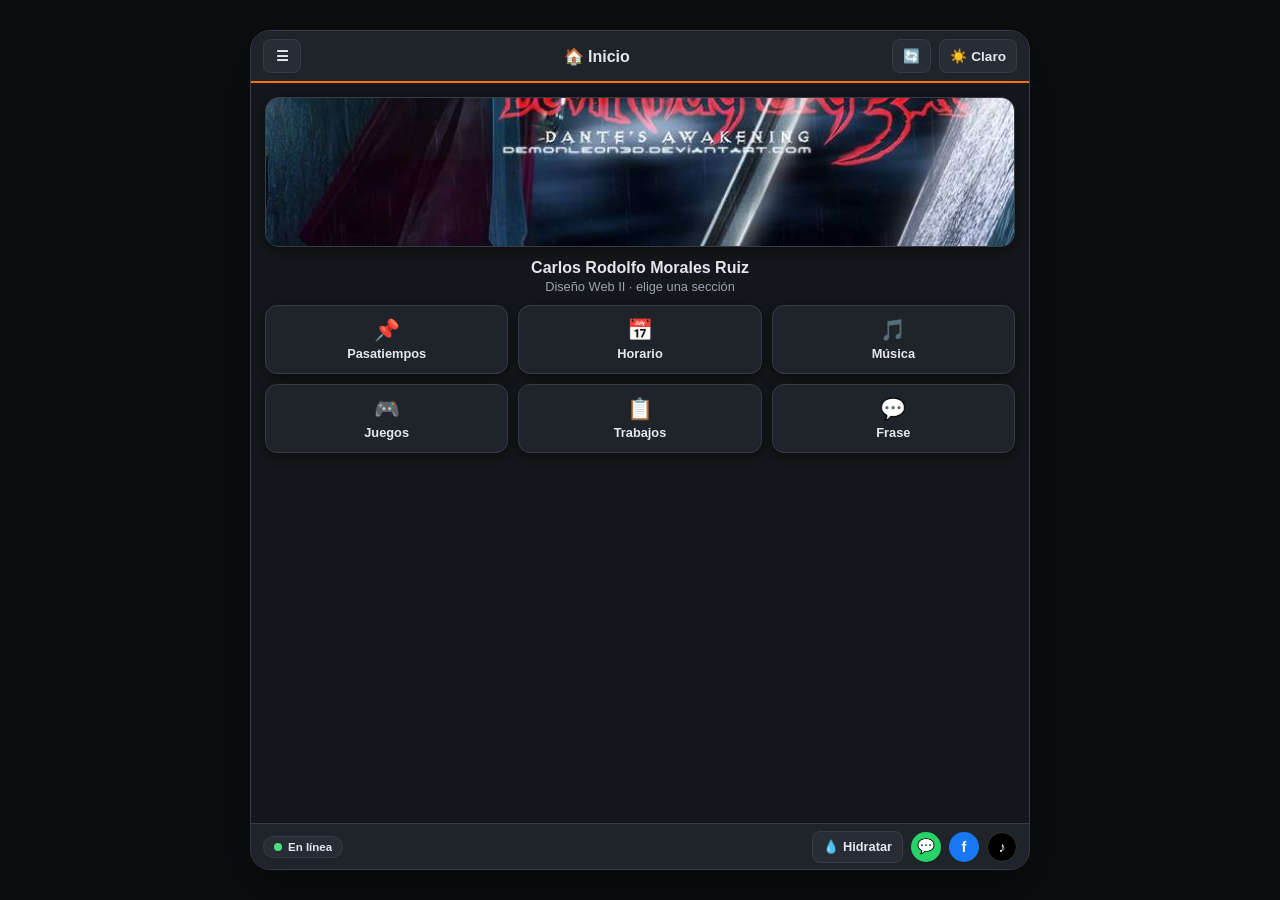
<file: index.html>
<!DOCTYPE html>
<html lang="es">
<head>
    <meta charset="UTF-8">
    <meta name="viewport" content="width=device-width, initial-scale=1.0, viewport-fit=cover">
    <title>Página Personal - Carlos Rodolfo Morales Ruiz</title>

    <!-- PWA -->
    <meta name="theme-color" content="#f97316">
    <link rel="manifest" href="manifest.json">
    <link rel="icon" type="image/png" href="icons/icon-192.png">
    <link rel="apple-touch-icon" href="icons/icon-192.png">
    <meta name="mobile-web-app-capable" content="yes">
    <meta name="apple-mobile-web-app-capable" content="yes">
    <meta name="apple-mobile-web-app-title" content="Mi Página">

    <link rel="stylesheet" href="styles_2.css">

    <!-- Registro del Service Worker al cargar la ventana -->
    <script>
        window.addEventListener("load", function () {
            if ("serviceWorker" in navigator) {
                navigator.serviceWorker.register("./sw.js").catch(function (error) {
                    console.warn("No se pudo registrar el Service Worker:", error);
                });
            }
        });
    </script>
</head>
<body class="modo-oscuro">

    <!-- APP SHELL: contenedor maestro de una sola vista -->
    <div class="aplicacion pwa-container">

        <!-- CABECERA (HTML estático; el script la "hidrata": data-hidratado pasa a "true") -->
        <header class="cabecera" id="contenedorMenu" data-hidratado="false">
            <button id="btnMenu" class="boton-icono boton-pendiente" type="button" aria-label="Abrir menú" aria-expanded="false" aria-controls="menuPrincipal" data-desplegable="menuPrincipal" disabled>⏳</button>
            <h1 class="titulo-vista" id="tituloVista">🏠 Inicio</h1>
            <button id="btnRefrescar" class="boton-icono boton-pendiente" type="button" aria-label="Refrescar la vista actual" data-refrescar="vista" disabled><span class="icono-giro">🔄</span></button>
            <button id="btnTema" class="boton-icono boton-pendiente" type="button" aria-label="Cambiar tema" disabled>Cargando…</button>
        </header>

        <!-- MENÚ DESPLEGABLE (hamburguesa) -->
        <nav id="menuPrincipal" class="menu-principal menu-desplegable" aria-label="Navegación principal">
            <p class="menu-grupo">Secciones</p>
            <button class="menu-enlace menu-enlace--activo" type="button" data-vista="inicio">🏠 Inicio</button>
            <button class="menu-enlace" type="button" data-vista="pasatiempos">📌 Pasatiempos</button>
            <button class="menu-enlace" type="button" data-vista="horario">📅 Horario</button>
            <button class="menu-enlace" type="button" data-vista="musica">🎵 Música</button>
            <button class="menu-enlace" type="button" data-vista="juegos">🎮 Juegos</button>
            <button class="menu-enlace" type="button" data-vista="trabajos">📋 Trabajos</button>
            <button class="menu-enlace" type="button" data-vista="frase">💬 Frase</button>
            <p class="menu-grupo">Módulos</p>
            <a class="menu-enlace menu-enlace--activo-modulo" href="index.html" aria-current="page">👤 Portafolio</a>
            <a class="menu-enlace" href="index2.html">📦 Catálogo de proyectos</a>
        </nav>

        <!-- ÁREA DE VISTAS (solo una visible a la vez) -->
        <main class="vistas">

            <!-- INICIO -->
            <section class="vista" id="vista-inicio">
                <div class="portada" aria-label="Galería">
                    <div class="diapositiva" style="background-image:url('devilmay.jpg')" role="img" aria-label="Juego"></div>
                    <div class="diapositiva" style="background-image:url('ciber.jpg')" role="img" aria-label="Estudio"></div>
                    <div class="diapositiva" style="background-image:url('lenguaje.jpg')" role="img" aria-label="Idioma"></div>
                </div>
                <p class="presentacion"><strong>Carlos Rodolfo Morales Ruiz</strong><br><span>Diseño Web II · elige una sección</span></p>
                <div class="accesos">
                    <button class="acceso" type="button" data-ir="pasatiempos"><span>📌</span>Pasatiempos</button>
                    <button class="acceso" type="button" data-ir="horario"><span>📅</span>Horario</button>
                    <button class="acceso" type="button" data-ir="musica"><span>🎵</span>Música</button>
                    <button class="acceso" type="button" data-ir="juegos"><span>🎮</span>Juegos</button>
                    <button class="acceso" type="button" data-ir="trabajos"><span>📋</span>Trabajos</button>
                    <button class="acceso" type="button" data-ir="frase"><span>💬</span>Frase</button>
                </div>
            </section>

            <!-- PASATIEMPOS (acordeón: solo uno abierto) -->
            <section class="vista" id="vista-pasatiempos">
                <div class="acordeon">
                    <div class="acordeon-item">
                        <button class="acordeon-cabecera" type="button" aria-expanded="true">⏳ Pasatiempos (No productivo) <i>▾</i></button>
                        <div class="acordeon-cuerpo" style="display:block">
                            <ul class="lista-marcada">
                                <li>Jugar videojuegos</li>
                                <li>Escuchar música</li>
                                <li>Nadar</li>
                            </ul>
                        </div>
                    </div>
                    <div class="acordeon-item">
                        <button class="acordeon-cabecera" type="button" aria-expanded="false">🎯 Intereses (Productivo) <i>▾</i></button>
                        <div class="acordeon-cuerpo">
                            <ul class="lista-marcada">
                                <li>Aprendiendo diferentes idiomas</li>
                                <li>Estudiando ciberseguridad</li>
                            </ul>
                        </div>
                    </div>
                </div>
            </section>

            <!-- HORARIO -->
            <section class="vista" id="vista-horario">
                <table class="tabla-horario">
                    <thead><tr><th>Hora</th><th>Actividad</th></tr></thead>
                    <tbody>
                        <tr data-inicio="7" data-fin="8"><td>7:00 — 8:00</td><td>Desayuno y preparación</td></tr>
                        <tr data-inicio="8" data-fin="12"><td>8:00 — 12:00</td><td>Estudio</td></tr>
                        <tr data-inicio="13" data-fin="14"><td>13:00 — 14:00</td><td>Almuerzo</td></tr>
                        <tr data-inicio="15" data-fin="17"><td>15:00 — 17:00</td><td>Estudios y aprendizaje</td></tr>
                        <tr data-inicio="18" data-fin="19"><td>18:00 — 19:00</td><td>Ejercicio o sacar a mi perro</td></tr>
                        <tr data-inicio="20" data-fin="23"><td>20:00 — 23:00</td><td>Jugar o hacer mis trabajos</td></tr>
                    </tbody>
                </table>
                <p class="nota-pie">La fila resaltada es la actividad de ahora.</p>
            </section>

            <!-- MÚSICA (doble select: género → artista) -->
            <section class="vista" id="vista-musica">
                <div class="filtros-dobles">
                    <select id="selGenero" aria-label="Género">
                        <option value="todos">Todos los géneros</option>
                        <option value="romantica">💖 Romántica</option>
                        <option value="rap">🎤 Rap</option>
                        <option value="rock">🎸 Rock Industrial</option>
                        <option value="regeton">🔥 Reguetón</option>
                        <option value="techno">🎛️ Techno</option>
                    </select>
                    <select id="selArtista" aria-label="Artista" disabled>
                        <option value="todos">Todos los artistas</option>
                    </select>
                </div>

                <div class="cuadricula lista-paginada" data-lista="musica" data-por-pagina="4">
                    <div class="tarjeta tarjeta-musica elemento-lista" data-genero="romantica" data-artista="Chayanne">
                        <h3>Chayanne</h3><p>💖 Romántica · "Torero"</p>
                    </div>
                    <div class="tarjeta tarjeta-musica elemento-lista" data-genero="romantica" data-artista="Ricardo Arjona">
                        <h3>Ricardo Arjona</h3><p>💖 Romántica · "Historia de taxi"</p>
                    </div>
                    <div class="tarjeta tarjeta-musica elemento-lista" data-genero="romantica" data-artista="José José">
                        <h3>José José</h3><p>💖 Romántica · "El triste"</p>
                    </div>
                    <div class="tarjeta tarjeta-musica elemento-lista" data-genero="rap" data-artista="Kanye West">
                        <h3>Kanye West</h3><p>🎤 Rap · "Stronger"</p>
                    </div>
                    <div class="tarjeta tarjeta-musica elemento-lista" data-genero="rap" data-artista="Tyler, the Creator">
                        <h3>Tyler, the Creator</h3><p>🎤 Rap · "EARFQUAKE"</p>
                    </div>
                    <div class="tarjeta tarjeta-musica elemento-lista" data-genero="rock" data-artista="Rammstein">
                        <h3>Rammstein</h3><p>🎸 Rock Industrial · "Du hast"</p>
                    </div>
                    <div class="tarjeta tarjeta-musica elemento-lista" data-genero="rock" data-artista="Nine Inch Nails">
                        <h3>Nine Inch Nails</h3><p>🎸 Rock Industrial · "Closer"</p>
                    </div>
                    <div class="tarjeta tarjeta-musica elemento-lista" data-genero="regeton" data-artista="Wisin y Yandel">
                        <h3>Wisin y Yandel</h3><p>🔥 Reguetón · "Rakata"</p>
                    </div>
                    <div class="tarjeta tarjeta-musica elemento-lista" data-genero="regeton" data-artista="Bad Bunny">
                        <h3>Bad Bunny</h3><p>🔥 Reguetón · "Tití me preguntó"</p>
                    </div>
                    <div class="tarjeta tarjeta-musica elemento-lista" data-genero="techno" data-artista="Aphex Twin">
                        <h3>Aphex Twin</h3><p>🎛️ Techno · "Windowlicker"</p>
                    </div>
                    <div class="tarjeta tarjeta-musica elemento-lista" data-genero="techno" data-artista="Richie Hawtin">
                        <h3>Richie Hawtin</h3><p>🎛️ Techno · "Spastik" (Plastikman)</p>
                    </div>
                </div>

                <div class="paginador">
                    <button class="boton-mini" type="button" data-pag="musica" data-dir="-1" aria-label="Página anterior">‹</button>
                    <span data-pag-info="musica">1 / 1</span>
                    <button class="boton-mini" type="button" data-pag="musica" data-dir="1" aria-label="Página siguiente">›</button>
                </div>
            </section>

            <!-- JUEGOS (filtro desplegable + diálogo) -->
            <section class="vista" id="vista-juegos">
                <div class="barra-filtro">
                    <span>Categoría: <b id="etiquetaJuegos">Todos</b></span>
                    <div class="contenedor-menu">
                        <button id="btnMenuJuegos" class="boton-mini boton-mini--texto" type="button" aria-expanded="false" aria-controls="menuJuegos" data-desplegable="menuJuegos">🕹️ Filtrar ▾</button>
                        <div id="menuJuegos" class="menu-filtro menu-desplegable">
                            <button class="menu-filtro-opcion" type="button" data-filtro="juegos" data-valor="todos">Ver Todos</button>
                            <button class="menu-filtro-opcion" type="button" data-filtro="juegos" data-valor="accion">Acción / Horror</button>
                            <button class="menu-filtro-opcion" type="button" data-filtro="juegos" data-valor="shooter">Shooter / FPS</button>
                            <button class="menu-filtro-opcion" type="button" data-filtro="juegos" data-valor="indie">Indie / Roguelike</button>
                        </div>
                    </div>
                </div>

                <div class="cuadricula lista-paginada" data-lista="juegos" data-por-pagina="4">
                    <div class="tarjeta-juego elemento-lista" role="button" tabindex="0" data-abrir-dialogo data-categoria="accion" data-titulo="Resident Evil 4" data-descripcion="Survival Horror clásico con Leon S. Kennedy." style="background-image: url('resident.jpg');">
                        <h3>Resident Evil 4</h3>
                        <p>Acción / Survival Horror</p>
                    </div>
                    <div class="tarjeta-juego elemento-lista" role="button" tabindex="0" data-abrir-dialogo data-categoria="accion" data-titulo="Devil May Cry 3" data-descripcion="Hack and slash frenético centrado en la juventud de Dante." style="background-image: url('devilmay.jpg');">
                        <h3>Devil May Cry 3</h3>
                        <p>Acción Hack and Slash</p>
                    </div>
                    <div class="tarjeta-juego elemento-lista" role="button" tabindex="0" data-abrir-dialogo data-categoria="shooter" data-titulo="Half-Life" data-descripcion="Shooter en primera persona que revolucionó la narrativa." style="background-image: url('half.jpg');">
                        <h3>Half-Life</h3>
                        <p>Shooter / Ciencia Ficción</p>
                    </div>
                    <div class="tarjeta-juego elemento-lista" role="button" tabindex="0" data-abrir-dialogo data-categoria="accion" data-titulo="Monster Hunter" data-descripcion="Acción y estrategia enfrentando bestias colosales." style="background-image: url('Rise.jpg');">
                        <h3>Monster Hunter</h3>
                        <p>Acción y Caza</p>
                    </div>
                    <div class="tarjeta-juego elemento-lista" role="button" tabindex="0" data-abrir-dialogo data-categoria="indie" data-titulo="The Binding of Isaac" data-descripcion="Roguelike con mazmorras aleatorias e intensos disparos." style="background-image: url('issac.jpg');">
                        <h3>The Binding of Isaac</h3>
                        <p>Indie / Roguelike</p>
                    </div>
                    <div class="tarjeta-juego elemento-lista" role="button" tabindex="0" data-abrir-dialogo data-categoria="shooter" data-titulo="Payday 2" data-descripcion="Shooter cooperativo de atracos de alto riesgo." style="background-image: url('payday2.jpg');">
                        <h3>Payday 2</h3>
                        <p>Shooter Cooperativo</p>
                    </div>
                    <div class="tarjeta-juego elemento-lista" role="button" tabindex="0" data-abrir-dialogo data-categoria="shooter" data-titulo="Payday 3" data-descripcion="Secuela táctica con gráficos modernizados." style="background-image: url('payday3.jpg');">
                        <h3>Payday 3</h3>
                        <p>Shooter Táctico</p>
                    </div>
                </div>

                <div class="paginador">
                    <button class="boton-mini" type="button" data-pag="juegos" data-dir="-1" aria-label="Página anterior">‹</button>
                    <span data-pag-info="juegos">1 / 1</span>
                    <button class="boton-mini" type="button" data-pag="juegos" data-dir="1" aria-label="Página siguiente">›</button>
                </div>
            </section>

            <!-- TRABAJOS: formulario por pasos (sin scroll) -->
            <section class="vista" id="vista-trabajos">
                <form id="formSolicitud" class="tarjeta formulario" novalidate>
                    <div class="progreso">
                        <span id="textoPaso">Paso 1 de 3</span>
                        <div class="puntos"><i class="punto es-activo"></i><i class="punto"></i><i class="punto"></i></div>
                    </div>

                    <!-- Paso 1 -->
                    <div class="paso-formulario" data-paso="0">
                        <div class="campo-grupo" data-tipo="nombre">
                            <label for="nombreCliente">1. Nombre completo (nombre y 2 apellidos)</label>
                            <input type="text" id="nombreCliente" placeholder="Ej. Carlos Rodolfo Morales Ruiz" maxlength="60" autocomplete="name">
                            <span class="mensaje-campo"></span>
                        </div>
                        <div class="campo-grupo" data-tipo="email">
                            <label for="emailCliente">2. Correo electrónico</label>
                            <input type="text" id="emailCliente" placeholder="Ej. correo@dominio.com" maxlength="60" autocomplete="email">
                            <span class="mensaje-campo"></span>
                        </div>
                        <div class="campo-grupo" data-tipo="telefono">
                            <label for="telefono">3. Teléfono (8 dígitos, inicia con 6 o 7)</label>
                            <input type="text" id="telefono" placeholder="Ej. 78426903" maxlength="8" inputmode="numeric" autocomplete="tel">
                            <span class="mensaje-campo"></span>
                        </div>
                    </div>

                    <!-- Paso 2 -->
                    <div class="paso-formulario" data-paso="1">
                        <div class="campo-grupo" data-tipo="servicio">
                            <label for="tipoServicio">4. Tipo de servicio (solo letras)</label>
                            <input type="text" id="tipoServicio" placeholder="Ej. Ciberseguridad" maxlength="40">
                            <span class="mensaje-campo"></span>
                        </div>
                        <div class="campo-grupo" data-tipo="presupuesto">
                            <label for="presupuesto">5. Presupuesto en Bs. (solo números)</label>
                            <input type="text" id="presupuesto" placeholder="Ej. 500" maxlength="9" inputmode="numeric">
                            <span class="mensaje-campo"></span>
                        </div>
                        <div class="campo-grupo" data-tipo="fecha">
                            <label for="fechaLimite">6. Fecha límite de entrega (hoy o posterior)</label>
                            <input type="date" id="fechaLimite">
                            <span class="mensaje-campo"></span>
                        </div>
                    </div>

                    <!-- Paso 3 -->
                    <div class="paso-formulario" data-paso="2">
                        <div class="campo-grupo" data-tipo="descripcion">
                            <label for="descripcion">7. Descripción (5 a 200 caracteres)</label>
                            <input type="text" id="descripcion" placeholder="Detalle breve" maxlength="200">
                            <span class="mensaje-campo"></span>
                        </div>
                        <div class="campo-grupo" data-tipo="acepto">
                            <div class="fila-casilla">
                                <input type="checkbox" id="acepto">
                                <label for="acepto">8. Acepto que me contacten por este proyecto</label>
                            </div>
                            <span class="mensaje-campo"></span>
                        </div>
                        <div id="cajaMensaje" aria-live="polite"></div>
                    </div>

                    <div class="navegacion-formulario">
                        <button type="button" class="boton-secundario" id="btnAtras">‹ Atrás</button>
                        <button type="button" class="boton-principal" id="btnSiguiente">Siguiente ›</button>
                        <button type="submit" class="boton-principal" id="btnEnviar">Enviar Solicitud</button>
                    </div>
                </form>
            </section>

            <!-- FRASE -->
            <section class="vista" id="vista-frase">
                <div class="frase-destacada">
                    "Sé extremadamente sutil, incluso hasta el punto de la informalidad."
                    <span>— Sun Tzu</span>
                </div>
            </section>

            <!-- DIÁLOGO DE DETALLE (dentro del app shell) -->
            <div id="dialogoDetalle" class="dialogo" role="dialog" aria-modal="true" aria-labelledby="dialogoTitulo">
                <div class="dialogo-caja">
                    <button class="dialogo-cerrar" type="button" data-cerrar-dialogo aria-label="Cerrar">&times;</button>
                    <h3 id="dialogoTitulo">Título</h3>
                    <p id="dialogoTexto">Descripción...</p>
                </div>
            </div>
        </main>

        <!-- AVISO TEMPORAL -->
        <div id="avisoEstado" class="aviso-estado" role="status" aria-live="polite"></div>

        <!-- BARRA INFERIOR: estado de red + acciones + contacto -->
        <footer class="barra-inferior" id="contacto">
            <span id="estadoRed" class="estado-red" role="status" aria-live="polite">
                <i class="estado-red__punto"></i>
                <span class="estado-red__texto" id="estadoRedTexto">En línea</span>
            </span>

            <div class="acciones-barra">
                <button id="btnHidratar" class="boton-mini boton-mini--texto" type="button" data-refrescar="hidratar" aria-label="Hidratar interfaz">💧<span class="etiqueta-boton"> Hidratar</span></button>
                <div class="enlaces-contacto">
                    <a href="https://wa.me/59178426903" target="_blank" rel="noopener noreferrer" class="enlace-contacto enlace-contacto--chat" title="Mensaje directo" aria-label="Mensaje directo">💬</a>
                    <a href="https://www.facebook.com/profile.php?id=100009459453658" target="_blank" rel="noopener noreferrer" class="enlace-contacto enlace-contacto--perfil" title="Perfil" aria-label="Perfil">f</a>
                    <a href="https://www.tiktok.com/@kaarelrmr" target="_blank" rel="noopener noreferrer" class="enlace-contacto enlace-contacto--video" title="Videos" aria-label="Videos">♪</a>
                </div>
            </div>
        </footer>
    </div>

    <script src="https://code.jquery.com/jquery-3.7.1.min.js" integrity="sha256-/JqT3SQfawRcv/BIHPThkBvs0OEvtFFmqPF/lYI/Cxo=" crossorigin="anonymous"></script>
    <script src="script.js"></script>
</body>
</html>
</file>
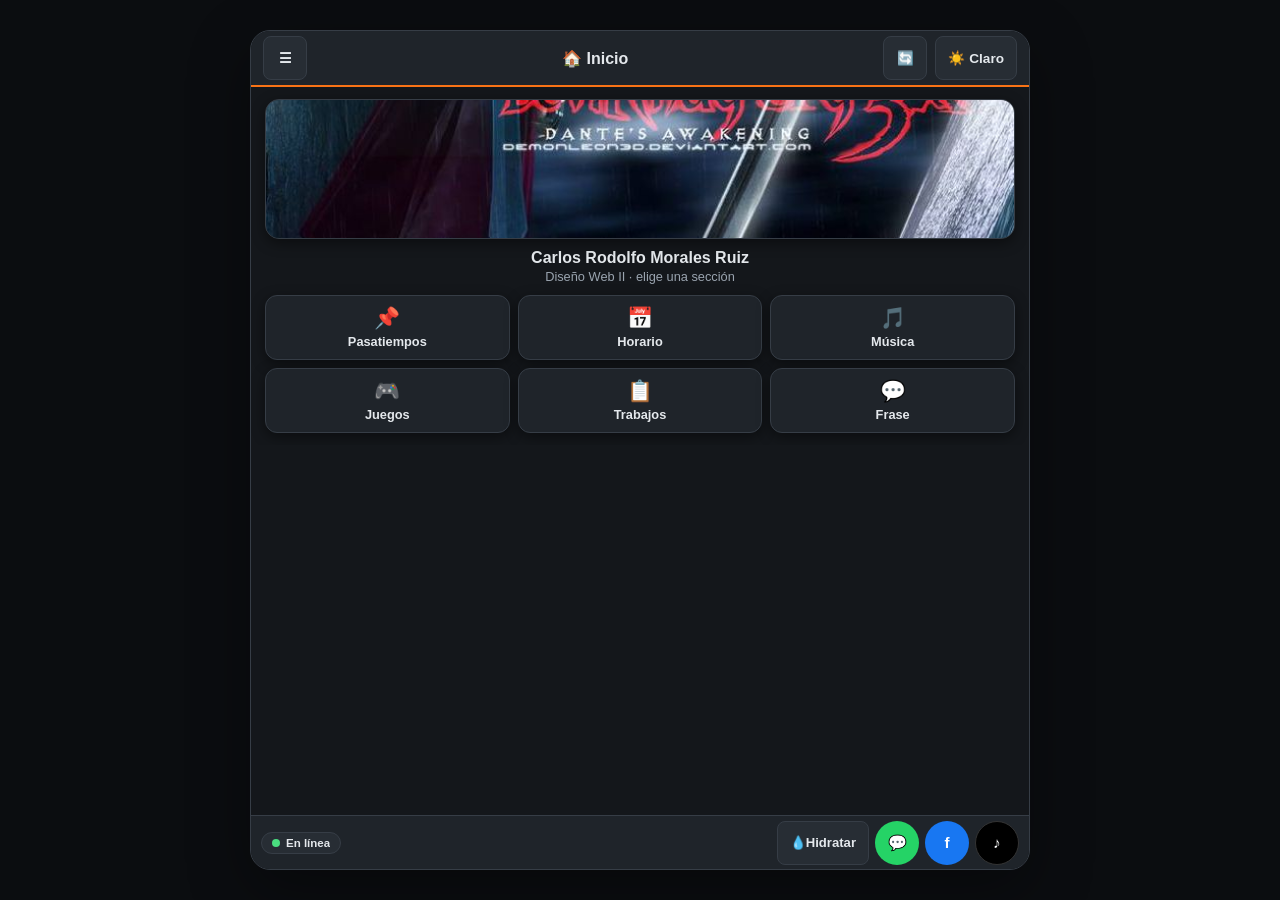
<file: version2/index.html>
<!DOCTYPE html>
<html lang="es">
<head>
    <meta charset="UTF-8">
    <meta name="viewport" content="width=device-width, initial-scale=1.0, viewport-fit=cover, interactive-widget=resizes-content">
    <title>Página Personal - Carlos Rodolfo Morales Ruiz</title>

    <!-- PWA -->
    <meta name="theme-color" content="#f97316">
    <link rel="manifest" href="manifest.json">
    <link rel="icon" type="image/png" href="icons/icon-192.png">
    <link rel="apple-touch-icon" href="icons/icon-192.png">
    <meta name="mobile-web-app-capable" content="yes">
    <meta name="apple-mobile-web-app-capable" content="yes">
    <meta name="apple-mobile-web-app-title" content="Mi Página">

    <link rel="stylesheet" href="styles.css">

    <script>
        window.addEventListener("load", function () {
            if ("serviceWorker" in navigator) {
                navigator.serviceWorker.register("./sw.js").catch(function (error) {
                    console.warn("No se pudo registrar el Service Worker:", error);
                });
            }
        });
    </script>
</head>
<body class="modo-oscuro">

    <div class="aplicacion pwa-container">

        <header class="cabecera" id="contenedorMenu" data-hidratado="false">
            <button id="btnMenu" class="boton-icono boton-pendiente" type="button" aria-label="Abrir menú" aria-expanded="false" aria-controls="menuPrincipal" data-desplegable="menuPrincipal" disabled>⏳</button>
            <h1 class="titulo-vista" id="tituloVista">🏠 Inicio</h1>
            <button id="btnRefrescar" class="boton-icono boton-pendiente" type="button" aria-label="Refrescar la vista actual" data-refrescar="vista" disabled><span class="icono-giro">🔄</span></button>
            <button id="btnTema" class="boton-icono boton-pendiente" type="button" aria-label="Cambiar tema" disabled>Cargando…</button>
        </header>

        <nav id="menuPrincipal" class="menu-principal menu-desplegable" aria-label="Navegación principal">
            <p class="menu-grupo">Secciones</p>
            <button class="menu-enlace menu-enlace--activo" type="button" data-vista="inicio">🏠 Inicio</button>
            <button class="menu-enlace" type="button" data-vista="pasatiempos">📌 Pasatiempos</button>
            <button class="menu-enlace" type="button" data-vista="horario">📅 Horario</button>
            <button class="menu-enlace" type="button" data-vista="musica">🎵 Música</button>
            <button class="menu-enlace" type="button" data-vista="juegos">🎮 Juegos</button>
            <button class="menu-enlace" type="button" data-vista="trabajos">📋 Trabajos</button>
            <button class="menu-enlace" type="button" data-vista="frase">💬 Frase</button>
            <p class="menu-grupo">Módulos</p>
            <a class="menu-enlace menu-enlace--activo-modulo" href="index.html" aria-current="page">👤 Portafolio</a>
            <a class="menu-enlace" href="index2.html">📦 Catálogo de proyectos</a>
        </nav>

        <main class="vistas">

            <!-- INICIO -->
            <section class="vista" id="vista-inicio">
                <div class="portada" aria-label="Galería">
                    <img class="diapositiva" src="devilmay.jpg" alt="Videojuego Devil May Cry" decoding="async">
                    <img class="diapositiva" src="ciber.jpg" alt="Entorno de estudio" loading="lazy" decoding="async">
                    <img class="diapositiva" src="lenguaje.jpg" alt="Aprendizaje de idiomas" loading="lazy" decoding="async">
                </div>
                <p class="presentacion"><strong>Carlos Rodolfo Morales Ruiz</strong><br><span>Diseño Web II · elige una sección</span></p>
                <div class="accesos">
                    <button class="acceso" type="button" data-ir="pasatiempos"><span>📌</span>Pasatiempos</button>
                    <button class="acceso" type="button" data-ir="horario"><span>📅</span>Horario</button>
                    <button class="acceso" type="button" data-ir="musica"><span>🎵</span>Música</button>
                    <button class="acceso" type="button" data-ir="juegos"><span>🎮</span>Juegos</button>
                    <button class="acceso" type="button" data-ir="trabajos"><span>📋</span>Trabajos</button>
                    <button class="acceso" type="button" data-ir="frase"><span>💬</span>Frase</button>
                </div>
            </section>

            <!-- PASATIEMPOS -->
            <section class="vista" id="vista-pasatiempos">
                <div class="acordeon">
                    <div class="acordeon-item">
                        <button class="acordeon-cabecera" type="button" aria-expanded="true">⏳ Pasatiempos (No productivo) <i>▾</i></button>
                        <div class="acordeon-cuerpo" style="display:block">
                            <ul class="lista-marcada">
                                <li>Jugar videojuegos</li>
                                <li>Escuchar música</li>
                                <li>Nadar</li>
                            </ul>
                        </div>
                    </div>
                    <div class="acordeon-item">
                        <button class="acordeon-cabecera" type="button" aria-expanded="false">🎯 Intereses (Productivo) <i>▾</i></button>
                        <div class="acordeon-cuerpo">
                            <ul class="lista-marcada">
                                <li>Aprendiendo diferentes idiomas</li>
                                <li>Estudiando ciberseguridad</li>
                            </ul>
                        </div>
                    </div>
                </div>
            </section>

            <!-- HORARIO -->
            <section class="vista" id="vista-horario">
                <table class="tabla-horario">
                    <thead><tr><th>Hora</th><th>Actividad</th></tr></thead>
                    <tbody>
                        <tr data-inicio="7" data-fin="8"><td>7:00 — 8:00</td><td>Desayuno y preparación</td></tr>
                        <tr data-inicio="8" data-fin="12"><td>8:00 — 12:00</td><td>Estudio</td></tr>
                        <tr data-inicio="13" data-fin="14"><td>13:00 — 14:00</td><td>Almuerzo</td></tr>
                        <tr data-inicio="15" data-fin="17"><td>15:00 — 17:00</td><td>Estudios y aprendizaje</td></tr>
                        <tr data-inicio="18" data-fin="19"><td>18:00 — 19:00</td><td>Ejercicio o sacar a mi perro</td></tr>
                        <tr data-inicio="20" data-fin="23"><td>20:00 — 23:00</td><td>Jugar o hacer mis trabajos</td></tr>
                    </tbody>
                </table>
                <p class="nota-pie">La fila resaltada es la actividad de ahora.</p>
            </section>

            <!-- MÚSICA -->
            <section class="vista" id="vista-musica">
                <div class="filtros-dobles">
                    <select id="selGenero" aria-label="Género">
                        <option value="todos">Todos los géneros</option>
                        <option value="romantica">💖 Romántica</option>
                        <option value="rap">🎤 Rap</option>
                        <option value="rock">🎸 Rock Industrial</option>
                        <option value="regeton">🔥 Reguetón</option>
                        <option value="techno">🎛️ Techno</option>
                    </select>
                    <select id="selArtista" aria-label="Artista" disabled>
                        <option value="todos">Todos los artistas</option>
                    </select>
                </div>

                <div class="cuadricula lista-paginada" data-lista="musica" data-por-pagina="4">
                    <div class="tarjeta tarjeta-musica elemento-lista" data-genero="romantica" data-artista="Chayanne">
                        <h3>Chayanne</h3><p>💖 Romántica · "Torero"</p>
                    </div>
                    <div class="tarjeta tarjeta-musica elemento-lista" data-genero="romantica" data-artista="Ricardo Arjona">
                        <h3>Ricardo Arjona</h3><p>💖 Romántica · "Historia de taxi"</p>
                    </div>
                    <div class="tarjeta tarjeta-musica elemento-lista" data-genero="romantica" data-artista="José José">
                        <h3>José José</h3><p>💖 Romántica · "El triste"</p>
                    </div>
                    <div class="tarjeta tarjeta-musica elemento-lista" data-genero="rap" data-artista="Kanye West">
                        <h3>Kanye West</h3><p>🎤 Rap · "Stronger"</p>
                    </div>
                    <div class="tarjeta tarjeta-musica elemento-lista" data-genero="rap" data-artista="Tyler, the Creator">
                        <h3>Tyler, the Creator</h3><p>🎤 Rap · "EARFQUAKE"</p>
                    </div>
                    <div class="tarjeta tarjeta-musica elemento-lista" data-genero="rock" data-artista="Rammstein">
                        <h3>Rammstein</h3><p>🎸 Rock Industrial · "Du hast"</p>
                    </div>
                    <div class="tarjeta tarjeta-musica elemento-lista" data-genero="rock" data-artista="Nine Inch Nails">
                        <h3>Nine Inch Nails</h3><p>🎸 Rock Industrial · "Closer"</p>
                    </div>
                    <div class="tarjeta tarjeta-musica elemento-lista" data-genero="regeton" data-artista="Wisin y Yandel">
                        <h3>Wisin y Yandel</h3><p>🔥 Reguetón · "Rakata"</p>
                    </div>
                    <div class="tarjeta tarjeta-musica elemento-lista" data-genero="regeton" data-artista="Bad Bunny">
                        <h3>Bad Bunny</h3><p>🔥 Reguetón · "Tití me preguntó"</p>
                    </div>
                    <div class="tarjeta tarjeta-musica elemento-lista" data-genero="techno" data-artista="Aphex Twin">
                        <h3>Aphex Twin</h3><p>🎛️ Techno · "Windowlicker"</p>
                    </div>
                    <div class="tarjeta tarjeta-musica elemento-lista" data-genero="techno" data-artista="Richie Hawtin">
                        <h3>Richie Hawtin</h3><p>🎛️ Techno · "Spastik" (Plastikman)</p>
                    </div>
                </div>

                <div class="paginador">
                    <button class="boton-mini" type="button" data-pag="musica" data-dir="-1" aria-label="Página anterior">‹</button>
                    <span data-pag-info="musica">1 / 1</span>
                    <button class="boton-mini" type="button" data-pag="musica" data-dir="1" aria-label="Página siguiente">›</button>
                </div>
            </section>

            <!-- JUEGOS -->
            <section class="vista" id="vista-juegos">
                <div class="barra-filtro">
                    <span>Categoría: <b id="etiquetaJuegos">Todos</b></span>
                    <div class="contenedor-menu">
                        <button id="btnMenuJuegos" class="boton-mini boton-mini--texto" type="button" aria-expanded="false" aria-controls="menuJuegos" data-desplegable="menuJuegos">🕹️ Filtrar ▾</button>
                        <div id="menuJuegos" class="menu-filtro menu-desplegable">
                            <button class="menu-filtro-opcion" type="button" data-filtro="juegos" data-valor="todos">Ver Todos</button>
                            <button class="menu-filtro-opcion" type="button" data-filtro="juegos" data-valor="accion">Acción / Horror</button>
                            <button class="menu-filtro-opcion" type="button" data-filtro="juegos" data-valor="shooter">Shooter / FPS</button>
                            <button class="menu-filtro-opcion" type="button" data-filtro="juegos" data-valor="indie">Indie / Roguelike</button>
                        </div>
                    </div>
                </div>

                <div class="cuadricula lista-paginada" data-lista="juegos" data-por-pagina="4">
                    <div class="tarjeta-juego elemento-lista" role="button" tabindex="0" data-abrir-dialogo data-categoria="accion" data-titulo="Resident Evil 4" data-descripcion="Survival Horror clásico con Leon S. Kennedy.">
                        <img class="tarjeta-juego__img" src="resident.jpg" alt="Resident Evil 4" loading="lazy" decoding="async">
                        <h3>Resident Evil 4</h3>
                        <p>Acción / Survival Horror</p>
                    </div>
                    <div class="tarjeta-juego elemento-lista" role="button" tabindex="0" data-abrir-dialogo data-categoria="accion" data-titulo="Devil May Cry 3" data-descripcion="Hack and slash frenético centrado en la juventud de Dante.">
                        <img class="tarjeta-juego__img" src="devilmay.jpg" alt="Devil May Cry 3" loading="lazy" decoding="async">
                        <h3>Devil May Cry 3</h3>
                        <p>Acción Hack and Slash</p>
                    </div>
                    <div class="tarjeta-juego elemento-lista" role="button" tabindex="0" data-abrir-dialogo data-categoria="shooter" data-titulo="Half-Life" data-descripcion="Shooter en primera persona que revolucionó la narrativa.">
                        <img class="tarjeta-juego__img" src="half.jpg" alt="Half-Life" loading="lazy" decoding="async">
                        <h3>Half-Life</h3>
                        <p>Shooter / Ciencia Ficción</p>
                    </div>
                    <div class="tarjeta-juego elemento-lista" role="button" tabindex="0" data-abrir-dialogo data-categoria="accion" data-titulo="Monster Hunter" data-descripcion="Acción y estrategia enfrentando bestias colosales.">
                        <img class="tarjeta-juego__img" src="Rise.jpg" alt="Monster Hunter" loading="lazy" decoding="async">
                        <h3>Monster Hunter</h3>
                        <p>Acción y Caza</p>
                    </div>
                    <div class="tarjeta-juego elemento-lista" role="button" tabindex="0" data-abrir-dialogo data-categoria="indie" data-titulo="The Binding of Isaac" data-descripcion="Roguelike con mazmorras aleatorias e intensos disparos.">
                        <img class="tarjeta-juego__img" src="issac.jpg" alt="The Binding of Isaac" loading="lazy" decoding="async">
                        <h3>The Binding of Isaac</h3>
                        <p>Indie / Roguelike</p>
                    </div>
                    <div class="tarjeta-juego elemento-lista" role="button" tabindex="0" data-abrir-dialogo data-categoria="shooter" data-titulo="Payday 2" data-descripcion="Shooter cooperativo de atracos de alto riesgo.">
                        <img class="tarjeta-juego__img" src="payday2.jpg" alt="Payday 2" loading="lazy" decoding="async">
                        <h3>Payday 2</h3>
                        <p>Shooter Cooperativo</p>
                    </div>
                    <div class="tarjeta-juego elemento-lista" role="button" tabindex="0" data-abrir-dialogo data-categoria="shooter" data-titulo="Payday 3" data-descripcion="Secuela táctica con gráficos modernizados.">
                        <img class="tarjeta-juego__img" src="payday3.jpg" alt="Payday 3" loading="lazy" decoding="async">
                        <h3>Payday 3</h3>
                        <p>Shooter Táctico</p>
                    </div>
                </div>

                <div class="paginador">
                    <button class="boton-mini" type="button" data-pag="juegos" data-dir="-1" aria-label="Página anterior">‹</button>
                    <span data-pag-info="juegos">1 / 1</span>
                    <button class="boton-mini" type="button" data-pag="juegos" data-dir="1" aria-label="Página siguiente">›</button>
                </div>
            </section>

            <!-- TRABAJOS -->
            <section class="vista" id="vista-trabajos">
                <form id="formSolicitud" class="tarjeta formulario" novalidate>
                    <div class="progreso">
                        <span id="textoPaso">Paso 1 de 3</span>
                        <div class="puntos"><i class="punto es-activo"></i><i class="punto"></i><i class="punto"></i></div>
                    </div>

                    <div class="paso-formulario" data-paso="0">
                        <div class="campo-grupo" data-tipo="nombre">
                            <label for="nombreCliente">1. Nombre completo (nombre y 2 apellidos)</label>
                            <input type="text" id="nombreCliente" placeholder="Ej. Carlos Rodolfo Morales Ruiz" maxlength="60" autocomplete="name">
                            <span class="mensaje-campo"></span>
                        </div>
                        <div class="campo-grupo" data-tipo="email">
                            <label for="emailCliente">2. Correo electrónico</label>
                            <input type="text" id="emailCliente" placeholder="Ej. correo@dominio.com" maxlength="60" autocomplete="email">
                            <span class="mensaje-campo"></span>
                        </div>
                        <div class="campo-grupo" data-tipo="telefono">
                            <label for="telefono">3. Teléfono (8 dígitos, inicia con 6 o 7)</label>
                            <input type="text" id="telefono" placeholder="Ej. 78426903" maxlength="8" inputmode="numeric" autocomplete="tel">
                            <span class="mensaje-campo"></span>
                        </div>
                    </div>

                    <div class="paso-formulario" data-paso="1">
                        <div class="campo-grupo" data-tipo="servicio">
                            <label for="tipoServicio">4. Tipo de servicio (solo letras)</label>
                            <input type="text" id="tipoServicio" placeholder="Ej. Ciberseguridad" maxlength="40">
                            <span class="mensaje-campo"></span>
                        </div>
                        <div class="campo-grupo" data-tipo="presupuesto">
                            <label for="presupuesto">5. Presupuesto en Bs. (solo números)</label>
                            <input type="text" id="presupuesto" placeholder="Ej. 500" maxlength="9" inputmode="numeric">
                            <span class="mensaje-campo"></span>
                        </div>
                        <div class="campo-grupo" data-tipo="fecha">
                            <label for="fechaLimite">6. Fecha límite de entrega (hoy o posterior)</label>
                            <input type="date" id="fechaLimite">
                            <span class="mensaje-campo"></span>
                        </div>
                    </div>

                    <div class="paso-formulario" data-paso="2">
                        <div class="campo-grupo" data-tipo="descripcion">
                            <label for="descripcion">7. Descripción (5 a 200 caracteres)</label>
                            <input type="text" id="descripcion" placeholder="Detalle breve" maxlength="200">
                            <span class="mensaje-campo"></span>
                        </div>
                        <div class="campo-grupo" data-tipo="acepto">
                            <div class="fila-casilla">
                                <input type="checkbox" id="acepto">
                                <label for="acepto">8. Acepto que me contacten por este proyecto</label>
                            </div>
                            <span class="mensaje-campo"></span>
                        </div>
                        <div id="cajaMensaje" aria-live="polite"></div>
                    </div>

                    <div class="navegacion-formulario">
                        <button type="button" class="boton-secundario" id="btnAtras">‹ Atrás</button>
                        <button type="button" class="boton-principal" id="btnSiguiente">Siguiente ›</button>
                        <button type="submit" class="boton-principal" id="btnEnviar">Enviar Solicitud</button>
                    </div>
                </form>
            </section>

            <!-- FRASE -->
            <section class="vista" id="vista-frase">
                <div class="frase-destacada">
                    "Sé extremadamente sutil, incluso hasta el punto de la informalidad."
                    <span>— Sun Tzu</span>
                </div>
            </section>

            <!-- DIÁLOGO DE DETALLE -->
            <div id="dialogoDetalle" class="dialogo" role="dialog" aria-modal="true" aria-labelledby="dialogoTitulo">
                <div class="dialogo-caja">
                    <button class="dialogo-cerrar" type="button" data-cerrar-dialogo aria-label="Cerrar">&times;</button>
                    <h3 id="dialogoTitulo">Título</h3>
                    <p id="dialogoTexto">Descripción...</p>
                </div>
            </div>
        </main>

        <div id="avisoEstado" class="aviso-estado" role="status" aria-live="polite"></div>

        <footer class="barra-inferior" id="contacto">
            <span id="estadoRed" class="estado-red" role="status" aria-live="polite">
                <i class="estado-red__punto"></i>
                <span class="estado-red__texto" id="estadoRedTexto">En línea</span>
            </span>

            <div class="acciones-barra">
                <button id="btnHidratar" class="boton-mini boton-mini--texto" type="button" data-refrescar="hidratar" aria-label="Hidratar interfaz">💧<span class="etiqueta-boton"> Hidratar</span></button>
                <div class="enlaces-contacto">
                    <a href="https://wa.me/59178426903" target="_blank" rel="noopener noreferrer" class="enlace-contacto enlace-contacto--chat" title="Mensaje directo" aria-label="Mensaje directo">💬</a>
                    <a href="https://www.facebook.com/profile.php?id=100009459453658" target="_blank" rel="noopener noreferrer" class="enlace-contacto enlace-contacto--perfil" title="Perfil" aria-label="Perfil">f</a>
                    <a href="https://www.tiktok.com/@kaarelrmr" target="_blank" rel="noopener noreferrer" class="enlace-contacto enlace-contacto--video" title="Videos" aria-label="Videos">♪</a>
                </div>
            </div>
        </footer>
    </div>

    <script src="https://code.jquery.com/jquery-3.7.1.min.js" integrity="sha256-/JqT3SQfawRcv/BIHPThkBvs0OEvtFFmqPF/lYI/Cxo=" crossorigin="anonymous"></script>
    <script src="script.js"></script>
</body>
</html>
</file>
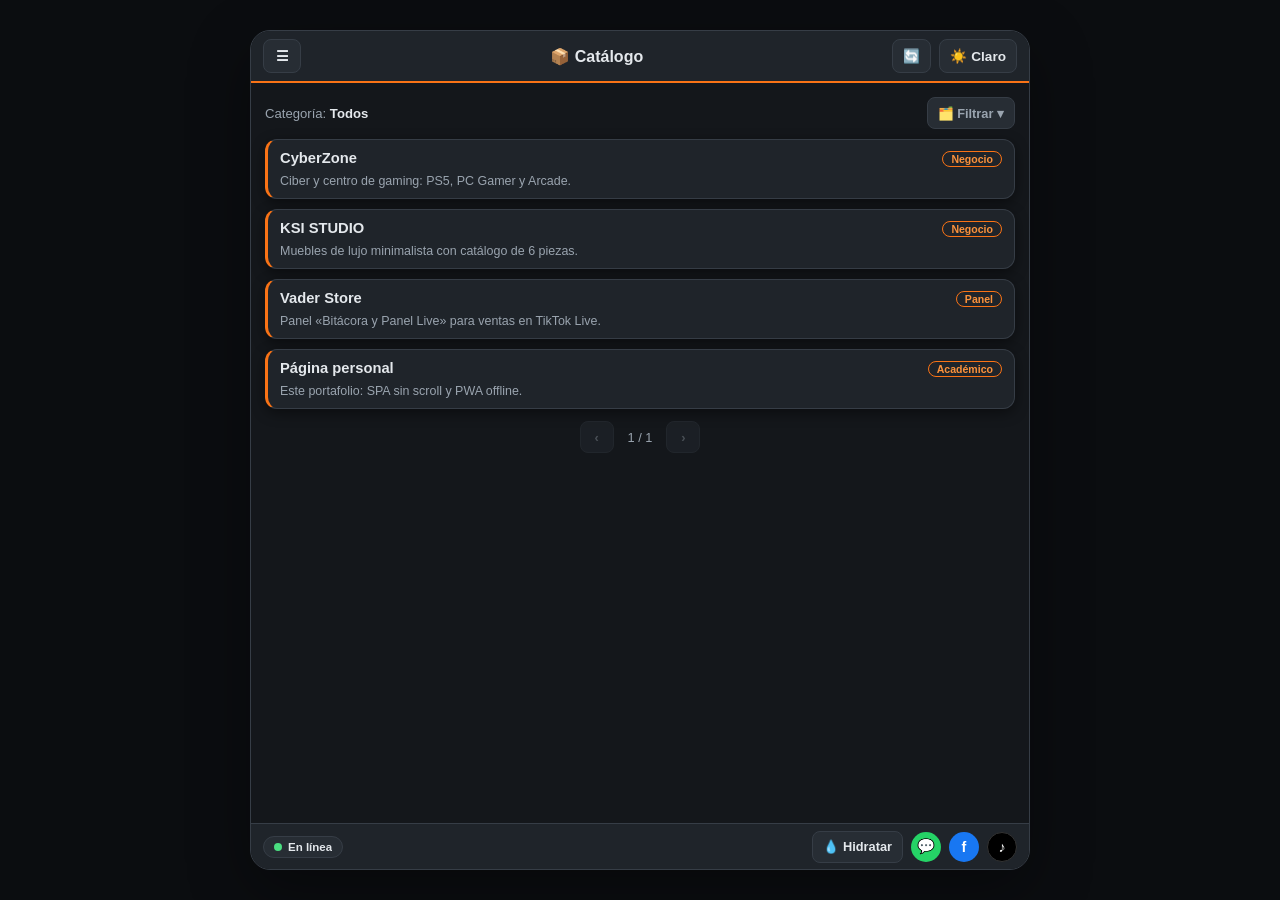
<file: index2.html>
<!DOCTYPE html>
<html lang="es">
<head>
    <meta charset="UTF-8">
    <meta name="viewport" content="width=device-width, initial-scale=1.0, viewport-fit=cover">
    <title>Catálogo de Proyectos - Carlos Rodolfo Morales Ruiz</title>

    <!-- PWA -->
    <meta name="theme-color" content="#f97316">
    <link rel="manifest" href="manifest.json">
    <link rel="icon" type="image/png" href="icons/icon-192.png">
    <link rel="apple-touch-icon" href="icons/icon-192.png">
    <meta name="mobile-web-app-capable" content="yes">
    <meta name="apple-mobile-web-app-capable" content="yes">
    <meta name="apple-mobile-web-app-title" content="Mi Página">

    <link rel="stylesheet" href="styles_2.css">

    <!-- Registro del Service Worker al cargar la ventana -->
    <script>
        window.addEventListener("load", function () {
            if ("serviceWorker" in navigator) {
                navigator.serviceWorker.register("./sw.js").catch(function (error) {
                    console.warn("No se pudo registrar el Service Worker:", error);
                });
            }
        });
    </script>
</head>
<body class="modo-oscuro">

    <!-- APP SHELL: misma estructura que index.html -->
    <div class="aplicacion pwa-container">

        <!-- CABECERA (HTML estático; el script la "hidrata") -->
        <header class="cabecera" id="contenedorMenu" data-hidratado="false">
            <button id="btnMenu" class="boton-icono boton-pendiente" type="button" aria-label="Abrir menú" aria-expanded="false" aria-controls="menuPrincipal" data-desplegable="menuPrincipal" disabled>⏳</button>
            <h1 class="titulo-vista" id="tituloVista">📦 Catálogo</h1>
            <button id="btnRefrescar" class="boton-icono boton-pendiente" type="button" aria-label="Refrescar la vista actual" data-refrescar="vista" disabled><span class="icono-giro">🔄</span></button>
            <button id="btnTema" class="boton-icono boton-pendiente" type="button" aria-label="Cambiar tema" disabled>Cargando…</button>
        </header>

        <!-- MENÚ DESPLEGABLE (hamburguesa) -->
        <nav id="menuPrincipal" class="menu-principal menu-desplegable" aria-label="Navegación principal">
            <p class="menu-grupo">Secciones</p>
            <button class="menu-enlace menu-enlace--activo" type="button" data-vista="catalogo">📦 Catálogo</button>
            <button class="menu-enlace" type="button" data-vista="estado">📡 Estado de la app</button>
            <p class="menu-grupo">Módulos</p>
            <a class="menu-enlace" href="index.html">👤 Portafolio</a>
            <a class="menu-enlace menu-enlace--activo-modulo" href="index2.html" aria-current="page">📦 Catálogo de proyectos</a>
        </nav>

        <!-- ÁREA DE VISTAS -->
        <main class="vistas">

            <!-- CATÁLOGO -->
            <section class="vista" id="vista-catalogo">
                <div class="barra-filtro">
                    <span>Categoría: <b id="etiquetaCatalogo">Todos</b></span>
                    <div class="contenedor-menu">
                        <button id="btnMenuCatalogo" class="boton-mini boton-mini--texto" type="button" aria-expanded="false" aria-controls="menuCatalogo" data-desplegable="menuCatalogo">🗂️ Filtrar ▾</button>
                        <div id="menuCatalogo" class="menu-filtro menu-desplegable">
                            <button class="menu-filtro-opcion" type="button" data-filtro="catalogo" data-valor="todos">Ver Todos</button>
                            <button class="menu-filtro-opcion" type="button" data-filtro="catalogo" data-valor="negocio">Webs de negocio</button>
                            <button class="menu-filtro-opcion" type="button" data-filtro="catalogo" data-valor="panel">Paneles</button>
                            <button class="menu-filtro-opcion" type="button" data-filtro="catalogo" data-valor="academico">Académico</button>
                        </div>
                    </div>
                </div>

                <div class="cuadricula cuadricula--una lista-paginada" data-lista="catalogo" data-por-pagina="4">
                    <article class="tarjeta tarjeta-proyecto elemento-lista" role="button" tabindex="0" data-abrir-dialogo data-categoria="negocio" data-titulo="CyberZone" data-descripcion="Web de un ciber / centro de gaming con estaciones PS5, PC Gamer y Arcade. Hecha con HTML, CSS y jQuery.">
                        <h3>CyberZone <span class="etiqueta-categoria">Negocio</span></h3>
                        <p>Ciber y centro de gaming: PS5, PC Gamer y Arcade.</p>
                    </article>
                    <article class="tarjeta tarjeta-proyecto elemento-lista" role="button" tabindex="0" data-abrir-dialogo data-categoria="negocio" data-titulo="KSI STUDIO" data-descripcion="Marca de muebles de lujo minimalista. Catálogo de 6 piezas (Silla Kora, Mesa Voxel, Sofá Neutra, entre otras) con precios en Bs.">
                        <h3>KSI STUDIO <span class="etiqueta-categoria">Negocio</span></h3>
                        <p>Muebles de lujo minimalista con catálogo de 6 piezas.</p>
                    </article>
                    <article class="tarjeta tarjeta-proyecto elemento-lista" role="button" tabindex="0" data-abrir-dialogo data-categoria="panel" data-titulo="Vader Store" data-descripcion="Tienda de ropa y accesorios en TikTok Live. Incluye el panel «Bitácora y Panel Live», en un solo archivo HTML/CSS/JS con estilo cyber-neon.">
                        <h3>Vader Store <span class="etiqueta-categoria">Panel</span></h3>
                        <p>Panel «Bitácora y Panel Live» para ventas en TikTok Live.</p>
                    </article>
                    <article class="tarjeta tarjeta-proyecto elemento-lista" role="button" tabindex="0" data-abrir-dialogo data-categoria="academico" data-titulo="Página personal" data-descripcion="Portafolio para Diseño Web II: una sola vista sin scroll, jQuery, modo oscuro/claro y soporte PWA para usarse sin conexión.">
                        <h3>Página personal <span class="etiqueta-categoria">Académico</span></h3>
                        <p>Este portafolio: SPA sin scroll y PWA offline.</p>
                    </article>
                </div>

                <div class="paginador">
                    <button class="boton-mini" type="button" data-pag="catalogo" data-dir="-1" aria-label="Página anterior">‹</button>
                    <span data-pag-info="catalogo">1 / 1</span>
                    <button class="boton-mini" type="button" data-pag="catalogo" data-dir="1" aria-label="Página siguiente">›</button>
                </div>
            </section>

            <!-- ESTADO DE LA APP (panel secundario) -->
            <section class="vista" id="vista-estado">
                <div class="tarjeta">
                    <dl class="lista-datos">
                        <dt>Conexión</dt><dd id="datoConexion">—</dd>
                        <dt>Service Worker</dt><dd id="datoServicio">—</dd>
                        <dt>Caché</dt><dd id="datoCache">—</dd>
                        <dt>Archivos guardados</dt><dd id="datoArchivos">—</dd>
                        <dt>Modo de uso</dt><dd id="datoModo">—</dd>
                    </dl>
                    <div class="acciones-panel">
                        <button id="btnInstalar" class="boton-principal es-oculto" type="button" style="margin-left:0">⬇ Instalar app</button>
                        <button id="btnActualizar" class="boton-secundario" type="button">Buscar actualización</button>
                        <button id="btnRecargarTodo" class="boton-secundario" type="button" data-refrescar="total">↻ Recargar app</button>
                    </div>
                </div>
                <p class="nota-pie">Con la app guardada puedes abrir este catálogo sin internet.</p>
            </section>

            <!-- DIÁLOGO DE DETALLE -->
            <div id="dialogoDetalle" class="dialogo" role="dialog" aria-modal="true" aria-labelledby="dialogoTitulo">
                <div class="dialogo-caja">
                    <button class="dialogo-cerrar" type="button" data-cerrar-dialogo aria-label="Cerrar">&times;</button>
                    <h3 id="dialogoTitulo">Título</h3>
                    <p id="dialogoTexto">Descripción...</p>
                </div>
            </div>
        </main>

        <!-- AVISO TEMPORAL -->
        <div id="avisoEstado" class="aviso-estado" role="status" aria-live="polite"></div>

        <!-- BARRA INFERIOR: estado de red + acciones + contacto -->
        <footer class="barra-inferior" id="contacto">
            <span id="estadoRed" class="estado-red" role="status" aria-live="polite">
                <i class="estado-red__punto"></i>
                <span class="estado-red__texto" id="estadoRedTexto">En línea</span>
            </span>

            <div class="acciones-barra">
                <button id="btnHidratar" class="boton-mini boton-mini--texto" type="button" data-refrescar="hidratar" aria-label="Hidratar interfaz">💧<span class="etiqueta-boton"> Hidratar</span></button>
                <div class="enlaces-contacto">
                    <a href="https://wa.me/59178426903" target="_blank" rel="noopener noreferrer" class="enlace-contacto enlace-contacto--chat" title="Mensaje directo" aria-label="Mensaje directo">💬</a>
                    <a href="https://www.facebook.com/profile.php?id=100009459453658" target="_blank" rel="noopener noreferrer" class="enlace-contacto enlace-contacto--perfil" title="Perfil" aria-label="Perfil">f</a>
                    <a href="https://www.tiktok.com/@kaarelrmr" target="_blank" rel="noopener noreferrer" class="enlace-contacto enlace-contacto--video" title="Videos" aria-label="Videos">♪</a>
                </div>
            </div>
        </footer>
    </div>

    <script src="https://code.jquery.com/jquery-3.7.1.min.js" integrity="sha256-/JqT3SQfawRcv/BIHPThkBvs0OEvtFFmqPF/lYI/Cxo=" crossorigin="anonymous"></script>
    <script src="script.js"></script>
</body>
</html>
</file>
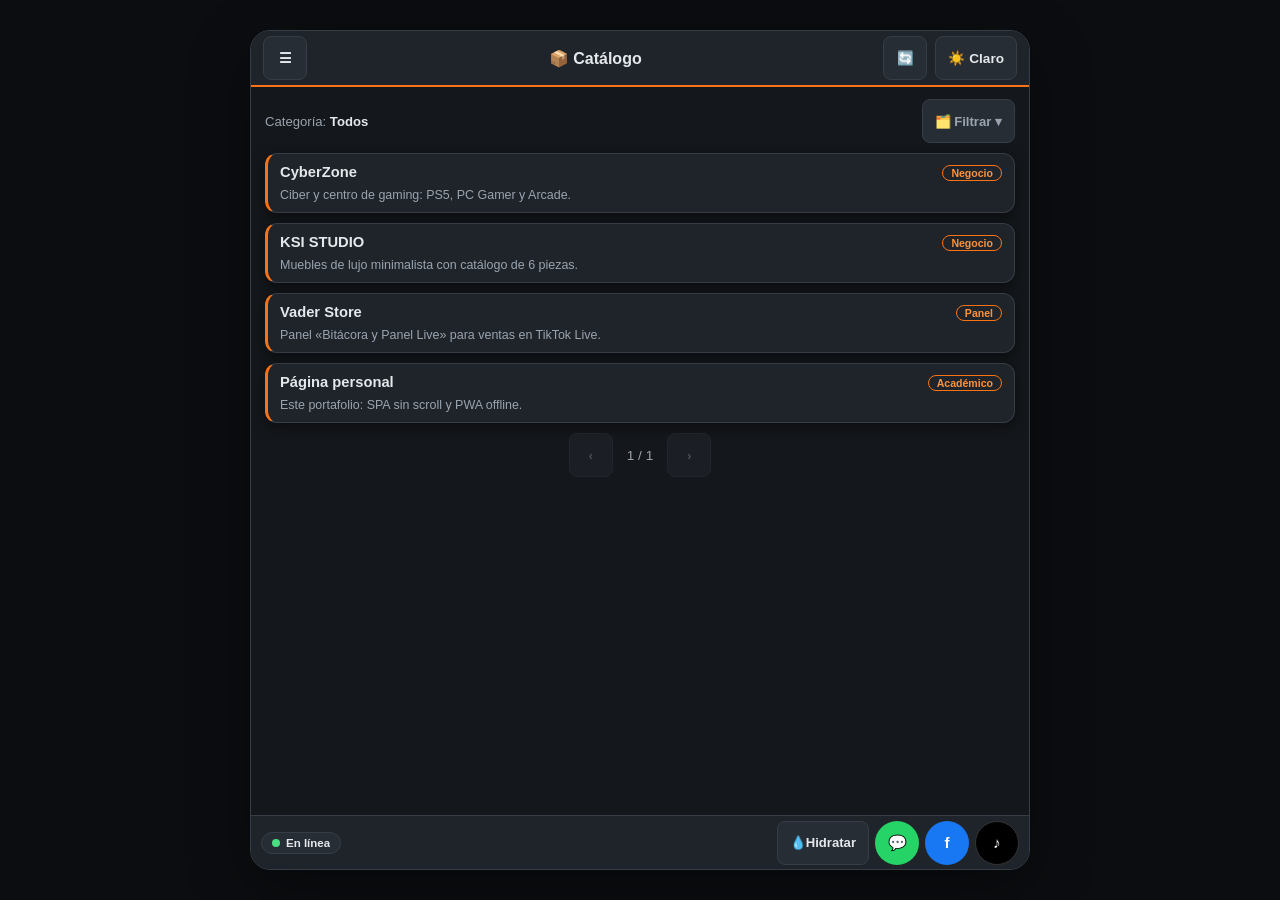
<file: version2/index2.html>
<!DOCTYPE html>
<html lang="es">
<head>
    <meta charset="UTF-8">
    <meta name="viewport" content="width=device-width, initial-scale=1.0, viewport-fit=cover, interactive-widget=resizes-content">
    <title>Catálogo de Proyectos - Carlos Rodolfo Morales Ruiz</title>

    <!-- PWA -->
    <meta name="theme-color" content="#f97316">
    <link rel="manifest" href="manifest.json">
    <link rel="icon" type="image/png" href="icons/icon-192.png">
    <link rel="apple-touch-icon" href="icons/icon-192.png">
    <meta name="mobile-web-app-capable" content="yes">
    <meta name="apple-mobile-web-app-capable" content="yes">
    <meta name="apple-mobile-web-app-title" content="Mi Página">

    <link rel="stylesheet" href="styles.css">

    <script>
        window.addEventListener("load", function () {
            if ("serviceWorker" in navigator) {
                navigator.serviceWorker.register("./sw.js").catch(function (error) {
                    console.warn("No se pudo registrar el Service Worker:", error);
                });
            }
        });
    </script>
</head>
<body class="modo-oscuro">

    <div class="aplicacion pwa-container">

        <header class="cabecera" id="contenedorMenu" data-hidratado="false">
            <button id="btnMenu" class="boton-icono boton-pendiente" type="button" aria-label="Abrir menú" aria-expanded="false" aria-controls="menuPrincipal" data-desplegable="menuPrincipal" disabled>⏳</button>
            <h1 class="titulo-vista" id="tituloVista">📦 Catálogo</h1>
            <button id="btnRefrescar" class="boton-icono boton-pendiente" type="button" aria-label="Refrescar la vista actual" data-refrescar="vista" disabled><span class="icono-giro">🔄</span></button>
            <button id="btnTema" class="boton-icono boton-pendiente" type="button" aria-label="Cambiar tema" disabled>Cargando…</button>
        </header>

        <nav id="menuPrincipal" class="menu-principal menu-desplegable" aria-label="Navegación principal">
            <p class="menu-grupo">Secciones</p>
            <button class="menu-enlace menu-enlace--activo" type="button" data-vista="catalogo">📦 Catálogo</button>
            <button class="menu-enlace" type="button" data-vista="estado">📡 Estado de la app</button>
            <p class="menu-grupo">Módulos</p>
            <a class="menu-enlace" href="index.html">👤 Portafolio</a>
            <a class="menu-enlace menu-enlace--activo-modulo" href="index2.html" aria-current="page">📦 Catálogo de proyectos</a>
        </nav>

        <main class="vistas">

            <!-- CATÁLOGO -->
            <section class="vista" id="vista-catalogo">
                <div class="barra-filtro">
                    <span>Categoría: <b id="etiquetaCatalogo">Todos</b></span>
                    <div class="contenedor-menu">
                        <button id="btnMenuCatalogo" class="boton-mini boton-mini--texto" type="button" aria-expanded="false" aria-controls="menuCatalogo" data-desplegable="menuCatalogo">🗂️ Filtrar ▾</button>
                        <div id="menuCatalogo" class="menu-filtro menu-desplegable">
                            <button class="menu-filtro-opcion" type="button" data-filtro="catalogo" data-valor="todos">Ver Todos</button>
                            <button class="menu-filtro-opcion" type="button" data-filtro="catalogo" data-valor="negocio">Webs de negocio</button>
                            <button class="menu-filtro-opcion" type="button" data-filtro="catalogo" data-valor="panel">Paneles</button>
                            <button class="menu-filtro-opcion" type="button" data-filtro="catalogo" data-valor="academico">Académico</button>
                        </div>
                    </div>
                </div>

                <div class="cuadricula cuadricula--una lista-paginada" data-lista="catalogo" data-por-pagina="4">
                    <article class="tarjeta tarjeta-proyecto elemento-lista" role="button" tabindex="0" data-abrir-dialogo data-categoria="negocio" data-titulo="CyberZone" data-descripcion="Web de un ciber / centro de gaming con estaciones PS5, PC Gamer y Arcade. Hecha con HTML, CSS y jQuery.">
                        <h3>CyberZone <span class="etiqueta-categoria">Negocio</span></h3>
                        <p>Ciber y centro de gaming: PS5, PC Gamer y Arcade.</p>
                    </article>
                    <article class="tarjeta tarjeta-proyecto elemento-lista" role="button" tabindex="0" data-abrir-dialogo data-categoria="negocio" data-titulo="KSI STUDIO" data-descripcion="Marca de muebles de lujo minimalista. Catálogo de 6 piezas (Silla Kora, Mesa Voxel, Sofá Neutra, entre otras) con precios en Bs.">
                        <h3>KSI STUDIO <span class="etiqueta-categoria">Negocio</span></h3>
                        <p>Muebles de lujo minimalista con catálogo de 6 piezas.</p>
                    </article>
                    <article class="tarjeta tarjeta-proyecto elemento-lista" role="button" tabindex="0" data-abrir-dialogo data-categoria="panel" data-titulo="Vader Store" data-descripcion="Tienda de ropa y accesorios en TikTok Live. Incluye el panel «Bitácora y Panel Live», en un solo archivo HTML/CSS/JS con estilo cyber-neon.">
                        <h3>Vader Store <span class="etiqueta-categoria">Panel</span></h3>
                        <p>Panel «Bitácora y Panel Live» para ventas en TikTok Live.</p>
                    </article>
                    <article class="tarjeta tarjeta-proyecto elemento-lista" role="button" tabindex="0" data-abrir-dialogo data-categoria="academico" data-titulo="Página personal" data-descripcion="Portafolio para Diseño Web II: una sola vista sin scroll, jQuery, modo oscuro/claro y soporte PWA para usarse sin conexión.">
                        <h3>Página personal <span class="etiqueta-categoria">Académico</span></h3>
                        <p>Este portafolio: SPA sin scroll y PWA offline.</p>
                    </article>
                </div>

                <div class="paginador">
                    <button class="boton-mini" type="button" data-pag="catalogo" data-dir="-1" aria-label="Página anterior">‹</button>
                    <span data-pag-info="catalogo">1 / 1</span>
                    <button class="boton-mini" type="button" data-pag="catalogo" data-dir="1" aria-label="Página siguiente">›</button>
                </div>
            </section>

            <!-- ESTADO DE LA APP -->
            <section class="vista" id="vista-estado">
                <div class="tarjeta">
                    <dl class="lista-datos">
                        <dt>Conexión</dt><dd id="datoConexion">—</dd>
                        <dt>Service Worker</dt><dd id="datoServicio">—</dd>
                        <dt>Caché</dt><dd id="datoCache">—</dd>
                        <dt>Archivos guardados</dt><dd id="datoArchivos">—</dd>
                        <dt>Modo de uso</dt><dd id="datoModo">—</dd>
                    </dl>
                    <div class="acciones-panel">
                        <button id="btnInstalar" class="boton-principal es-oculto" type="button" style="margin-left:0">⬇ Instalar app</button>
                        <button id="btnActualizar" class="boton-secundario" type="button">Buscar actualización</button>
                        <button id="btnRecargarTodo" class="boton-secundario" type="button" data-refrescar="total">↻ Recargar app</button>
                    </div>
                </div>
                <p class="nota-pie">Con la app guardada puedes abrir este catálogo sin internet.</p>
            </section>

            <!-- DIÁLOGO DE DETALLE -->
            <div id="dialogoDetalle" class="dialogo" role="dialog" aria-modal="true" aria-labelledby="dialogoTitulo">
                <div class="dialogo-caja">
                    <button class="dialogo-cerrar" type="button" data-cerrar-dialogo aria-label="Cerrar">&times;</button>
                    <h3 id="dialogoTitulo">Título</h3>
                    <p id="dialogoTexto">Descripción...</p>
                </div>
            </div>
        </main>

        <div id="avisoEstado" class="aviso-estado" role="status" aria-live="polite"></div>

        <footer class="barra-inferior" id="contacto">
            <span id="estadoRed" class="estado-red" role="status" aria-live="polite">
                <i class="estado-red__punto"></i>
                <span class="estado-red__texto" id="estadoRedTexto">En línea</span>
            </span>

            <div class="acciones-barra">
                <button id="btnHidratar" class="boton-mini boton-mini--texto" type="button" data-refrescar="hidratar" aria-label="Hidratar interfaz">💧<span class="etiqueta-boton"> Hidratar</span></button>
                <div class="enlaces-contacto">
                    <a href="https://wa.me/59178426903" target="_blank" rel="noopener noreferrer" class="enlace-contacto enlace-contacto--chat" title="Mensaje directo" aria-label="Mensaje directo">💬</a>
                    <a href="https://www.facebook.com/profile.php?id=100009459453658" target="_blank" rel="noopener noreferrer" class="enlace-contacto enlace-contacto--perfil" title="Perfil" aria-label="Perfil">f</a>
                    <a href="https://www.tiktok.com/@kaarelrmr" target="_blank" rel="noopener noreferrer" class="enlace-contacto enlace-contacto--video" title="Videos" aria-label="Videos">♪</a>
                </div>
            </div>
        </footer>
    </div>

    <script src="https://code.jquery.com/jquery-3.7.1.min.js" integrity="sha256-/JqT3SQfawRcv/BIHPThkBvs0OEvtFFmqPF/lYI/Cxo=" crossorigin="anonymous"></script>
    <script src="script.js"></script>
</body>
</html>
</file>
<file: styles_2.css>
/* ============================================================
   styles_2.css — App shell de una sola vista (PWA)
   Paleta: plomo plata + acento naranja ejecutivo (#f97316)
   Alturas: min-height / max-height en dvh (sin 100vh)
   Clases: nombres semánticos en español, sin términos que
   suelan filtrar las extensiones de privacidad.
   ============================================================ */

/* ===== BASE ===== */
* {
    margin: 0;
    padding: 0;
    box-sizing: border-box;
    font-family: 'Segoe UI', Tahoma, sans-serif;
}

:root {
    --fondo-pagina: #cfd3d9;
    --fondo: #e6e8ec;
    --panel: #f5f6f8;
    --panel-2: #eceef1;
    --tinta: #1f242b;
    --tinta-suave: #5b6572;
    --linea: #cdd2d9;

    --acento: #f97316;              /* naranja ejecutivo: rellenos, bordes y foco */
    --acento-texto: #c2410c;        /* naranja legible sobre fondo claro */
    --sobre-acento: #1c1206;        /* texto sobre relleno naranja (contraste alto) */

    --sombra: 0 4px 14px rgba(20, 28, 40, 0.10);
    --ok: #15803d;
    --error: #c2264a;

    --alto-cabecera: 52px;
    --alto-barra: 46px;
}

body.modo-oscuro {
    --fondo-pagina: #0b0d10;
    --fondo: #14171b;
    --panel: #1f242a;
    --panel-2: #272d34;
    --tinta: #e4e8ec;
    --tinta-suave: #9aa4af;
    --linea: #363d46;
    --acento-texto: #fb923c;
    --sombra: 0 4px 14px rgba(0, 0, 0, 0.45);
    --ok: #4ade80;
    --error: #fb7185;
}

html,
body {
    min-height: 100dvh;
    overflow: hidden;               /* sin scroll global */
}

body {
    display: flex;
    align-items: center;
    justify-content: center;
    background: var(--fondo);
    color: var(--tinta);
    transition: background 0.3s ease, color 0.3s ease;
}

button {
    font: inherit;
    color: inherit;
    cursor: pointer;
}

a { color: inherit; }

.es-oculto { display: none !important; }

/* ===== APP SHELL ===== */
.aplicacion {
    position: relative;
    display: flex;
    flex-direction: column;
    width: 100%;
    min-height: 100dvh;
    max-height: 100dvh;             /* min = max: llena la pantalla y nunca la desborda */
    background: var(--fondo);
    overflow: hidden;
}

@media (min-width: 720px) {
    body { background: var(--fondo-pagina); }

    .aplicacion {
        max-width: 780px;
        min-height: min(840px, 94dvh);
        max-height: min(840px, 94dvh);
        border: 1px solid var(--linea);
        border-radius: 20px;
        box-shadow: 0 20px 60px rgba(0, 0, 0, 0.35);
    }
}

/* Navegadores sin soporte de dvh */
@supports not (min-height: 100dvh) {
    html, body { height: 100%; }
    .aplicacion { min-height: 100%; max-height: 100%; }
}

/* ===== CABECERA ===== */
.cabecera {
    flex: 0 0 var(--alto-cabecera);
    display: flex;
    align-items: center;
    justify-content: space-between;
    gap: 8px;
    padding: 0 12px;
    background: var(--panel);
    border-bottom: 2px solid var(--acento);
    z-index: 40;
}

.titulo-vista {
    flex: 1;
    min-width: 0;
    text-align: center;
    font-size: 1rem;
    font-weight: 600;
    white-space: nowrap;
    overflow: hidden;
    text-overflow: ellipsis;
}

.boton-icono {
    min-width: 38px;
    height: 34px;
    padding: 0 10px;
    border: 1px solid var(--linea);
    background: var(--panel-2);
    border-radius: 8px;
    font-size: 0.85rem;
    font-weight: 600;
    transition: border-color 0.2s, background 0.2s, opacity 0.2s;
}

.boton-icono:hover:not(:disabled),
.boton-icono:focus-visible {
    border-color: var(--acento);
    outline: none;
}

.boton-icono:focus-visible { box-shadow: 0 0 0 3px color-mix(in srgb, var(--acento) 35%, transparent); }

/* Estado estático (antes de la hidratación) */
.boton-pendiente,
.boton-pendiente:disabled {
    opacity: 0.55;
    cursor: progress;
}

[data-hidratado="true"] .boton-icono { animation: aparecer 0.3s ease; }

.boton-icono.esta-girando { pointer-events: none; }
.boton-icono.esta-girando .icono-giro { display: inline-block; animation: girar 0.6s linear; }

/* ===== MENÚ PRINCIPAL (hamburguesa) ===== */
.menu-principal {
    display: none;
    position: absolute;
    top: calc(var(--alto-cabecera) + 6px);
    left: 10px;
    width: 230px;
    max-height: calc(100% - var(--alto-cabecera) - var(--alto-barra) - 12px);
    overflow-y: auto;
    scrollbar-width: none;
    padding: 6px;
    background: var(--panel);
    border: 1px solid var(--linea);
    border-radius: 12px;
    box-shadow: var(--sombra), 0 12px 30px rgba(0, 0, 0, 0.25);
    z-index: 50;
}
.menu-principal::-webkit-scrollbar { display: none; }

.menu-grupo {
    margin: 6px 8px 2px;
    font-size: 0.68rem;
    font-weight: 700;
    letter-spacing: 0.06em;
    text-transform: uppercase;
    color: var(--tinta-suave);
}

.menu-enlace {
    display: block;
    width: 100%;
    text-align: left;
    text-decoration: none;
    padding: 9px 10px;
    border: none;
    background: transparent;
    border-radius: 8px;
    font-size: 0.92rem;
}

.menu-enlace:hover,
.menu-enlace:focus-visible {
    background: var(--panel-2);
    outline: none;
}

.menu-enlace--activo {
    background: var(--acento);
    color: var(--sobre-acento);
    font-weight: 600;
}
.menu-enlace--activo:hover,
.menu-enlace--activo:focus-visible { background: var(--acento); }

/* Módulo (página) en el que estás */
.menu-enlace--activo-modulo {
    box-shadow: inset 0 0 0 1px var(--acento);
    font-weight: 600;
}

/* ===== VISTAS ===== */
.vistas {
    position: relative;
    flex: 1;
    min-height: 0;
}

.vista {
    display: none;
    height: 100%;
    padding: 14px;
    overflow-y: auto;               /* red de seguridad en pantallas diminutas; sin barra visible */
    scrollbar-width: none;
}
.vista::-webkit-scrollbar { display: none; }

/* ===== TARJETAS Y CUADRÍCULAS ===== */
.tarjeta {
    background: var(--panel);
    border: 1px solid var(--linea);
    border-left: 3px solid var(--acento);
    border-radius: 12px;
    padding: 10px 12px;
    box-shadow: var(--sombra);
}

.tarjeta h3 {
    font-size: 0.92rem;
    margin-bottom: 3px;
}

.tarjeta p {
    font-size: 0.78rem;
    color: var(--tinta-suave);
}

.cuadricula {
    display: grid;
    grid-template-columns: 1fr 1fr;
    gap: 10px;
}

.cuadricula--una {
    grid-template-columns: 1fr;
}

/* ===== INICIO ===== */
.portada {
    position: relative;
    height: 150px;
    border-radius: 14px;
    overflow: hidden;
    border: 1px solid var(--linea);
    background: var(--panel-2);
    box-shadow: var(--sombra);
}

.diapositiva {
    position: absolute;
    inset: 0;
    background-size: cover;
    background-position: center;
    background-color: var(--panel-2);
    display: none;
}
.diapositiva:first-child { display: block; }

.presentacion {
    margin: 12px 2px 10px;
    text-align: center;
    font-size: 1rem;
}
.presentacion span {
    font-size: 0.8rem;
    color: var(--tinta-suave);
}

.accesos {
    display: grid;
    grid-template-columns: repeat(3, 1fr);
    gap: 10px;
}

.acceso {
    display: flex;
    flex-direction: column;
    align-items: center;
    justify-content: center;
    gap: 4px;
    padding: 12px 4px;
    background: var(--panel);
    border: 1px solid var(--linea);
    border-radius: 12px;
    font-size: 0.8rem;
    font-weight: 600;
    box-shadow: var(--sombra);
    transition: transform 0.15s, border-color 0.2s;
}
.acceso span { font-size: 1.3rem; }
.acceso:hover,
.acceso:focus-visible {
    transform: translateY(-2px);
    border-color: var(--acento);
    outline: none;
}

/* ===== ACORDEÓN ===== */
.acordeon { display: flex; flex-direction: column; gap: 10px; }

.acordeon-item {
    background: var(--panel);
    border: 1px solid var(--linea);
    border-radius: 12px;
    box-shadow: var(--sombra);
    overflow: hidden;
}

.acordeon-cabecera {
    display: flex;
    justify-content: space-between;
    align-items: center;
    width: 100%;
    padding: 12px 14px;
    background: transparent;
    border: none;
    font-weight: 600;
    font-size: 0.95rem;
    text-align: left;
}
.acordeon-cabecera i { font-style: normal; transition: transform 0.25s; }
.acordeon-cabecera[aria-expanded="true"] i { transform: rotate(180deg); }
.acordeon-cabecera:focus-visible { outline: 2px solid var(--acento); outline-offset: -2px; }

.acordeon-cuerpo { display: none; padding: 0 14px 12px; }

.lista-marcada { list-style: none; }
.lista-marcada li {
    padding: 6px 0;
    font-size: 0.9rem;
    color: var(--tinta-suave);
    border-top: 1px solid var(--linea);
}
.lista-marcada li::before { content: "✓ "; color: var(--acento-texto); font-weight: 700; }

/* ===== TABLA DE HORARIO ===== */
.tabla-horario {
    width: 100%;
    border-collapse: collapse;
    background: var(--panel);
    border: 1px solid var(--linea);
    border-radius: 12px;
    overflow: hidden;
    box-shadow: var(--sombra);
}
.tabla-horario th,
.tabla-horario td {
    padding: 10px 12px;
    text-align: left;
    font-size: 0.88rem;
    border-bottom: 1px solid var(--linea);
    color: var(--tinta-suave);
}
.tabla-horario th { background: var(--panel-2); color: var(--tinta); }
.tabla-horario tbody tr:last-child td { border-bottom: none; }
.tabla-horario tr.es-actual td {
    background: var(--acento);
    color: var(--sobre-acento);
    font-weight: 600;
}

.nota-pie {
    margin-top: 8px;
    font-size: 0.72rem;
    color: var(--tinta-suave);
    text-align: center;
}

/* ===== CAMPOS Y FILTROS ===== */
.filtros-dobles {
    display: flex;
    gap: 8px;
    margin-bottom: 10px;
}

.filtros-dobles select,
.campo-grupo input[type="text"],
.campo-grupo input[type="date"] {
    width: 100%;
    padding: 8px 10px;
    font-size: 0.9rem;
    background: var(--panel);
    color: var(--tinta);
    border: 1px solid var(--linea);
    border-radius: 8px;
    transition: border-color 0.2s, box-shadow 0.2s;
}

.filtros-dobles select { flex: 1; min-width: 0; cursor: pointer; }
.filtros-dobles select:disabled { opacity: 0.5; cursor: not-allowed; }

.filtros-dobles select:focus,
.campo-grupo input:focus {
    outline: none;
    border-color: var(--acento);
    box-shadow: 0 0 0 3px color-mix(in srgb, var(--acento) 35%, transparent);
}

.tarjeta-musica,
.tarjeta-proyecto { animation: aparecer 0.25s ease; }

.paginador {
    display: flex;
    justify-content: center;
    align-items: center;
    gap: 14px;
    margin-top: 12px;
    font-size: 0.8rem;
    color: var(--tinta-suave);
}

.boton-mini {
    min-width: 34px;
    height: 32px;
    padding: 0 10px;
    background: var(--panel-2);
    border: 1px solid var(--linea);
    border-radius: 8px;
    font-weight: 700;
    transition: border-color 0.2s, opacity 0.2s;
}
.boton-mini--texto { font-size: 0.8rem; }
.boton-mini:hover:not(:disabled),
.boton-mini:focus-visible { border-color: var(--acento); outline: none; }
.boton-mini:disabled { opacity: 0.4; cursor: not-allowed; }

/* ===== BARRA DE FILTRO + MENÚ DESPLEGABLE ===== */
.barra-filtro {
    display: flex;
    justify-content: space-between;
    align-items: center;
    margin-bottom: 10px;
    font-size: 0.82rem;
    color: var(--tinta-suave);
}
.barra-filtro b { color: var(--tinta); }

.contenedor-menu { position: relative; }

.menu-filtro {
    display: none;
    position: absolute;
    right: 0;
    top: 38px;
    min-width: 180px;
    padding: 6px;
    background: var(--panel);
    border: 1px solid var(--linea);
    border-radius: 10px;
    box-shadow: var(--sombra), 0 10px 24px rgba(0, 0, 0, 0.25);
    z-index: 20;
}

.menu-filtro-opcion {
    display: block;
    width: 100%;
    text-align: left;
    padding: 8px 10px;
    background: transparent;
    border: none;
    border-radius: 6px;
    font-size: 0.85rem;
}
.menu-filtro-opcion:hover,
.menu-filtro-opcion:focus-visible { background: var(--panel-2); color: var(--acento-texto); outline: none; }

/* ===== JUEGOS ===== */
.tarjeta-juego {
    position: relative;
    display: flex;
    flex-direction: column;
    justify-content: flex-end;
    height: 100px;
    padding: 10px;
    border-radius: 12px;
    overflow: hidden;
    border: 1px solid var(--linea);
    background-color: var(--panel-2);
    background-size: cover;
    background-position: center;
    cursor: pointer;
    box-shadow: var(--sombra);
    transition: transform 0.15s, border-color 0.2s;
    animation: aparecer 0.25s ease;
}
.tarjeta-juego:hover,
.tarjeta-juego:focus-visible { transform: translateY(-2px); border-color: var(--acento); outline: none; }

.tarjeta-juego::before {
    content: "";
    position: absolute;
    inset: 0;
    background: linear-gradient(180deg, rgba(10, 14, 20, 0.05) 0%, rgba(10, 14, 20, 0.88) 100%);
    z-index: 1;
}
.tarjeta-juego h3,
.tarjeta-juego p { position: relative; z-index: 2; margin: 0; }
.tarjeta-juego h3 { color: #ffffff; font-size: 0.88rem; }
.tarjeta-juego p { color: #cbd5e1; font-size: 0.7rem; font-weight: 600; }

/* ===== CATÁLOGO (módulo secundario) ===== */
.tarjeta-proyecto {
    cursor: pointer;
    display: flex;
    flex-direction: column;
    gap: 4px;
    transition: transform 0.15s, border-color 0.2s;
}
.tarjeta-proyecto:hover,
.tarjeta-proyecto:focus-visible { transform: translateY(-2px); border-color: var(--acento); outline: none; }
.tarjeta-proyecto h3 { display: flex; justify-content: space-between; gap: 8px; align-items: baseline; }

.etiqueta-categoria {
    flex: none;
    padding: 1px 8px;
    border-radius: 999px;
    border: 1px solid var(--acento);
    color: var(--acento-texto);
    font-size: 0.66rem;
    font-weight: 700;
}

/* ===== PANEL DE ESTADO PWA ===== */
.lista-datos {
    display: grid;
    grid-template-columns: auto 1fr;
    gap: 8px 14px;
    font-size: 0.86rem;
}
.lista-datos dt { color: var(--tinta-suave); }
.lista-datos dd { font-weight: 600; text-align: right; overflow-wrap: anywhere; }

.acciones-panel {
    display: flex;
    flex-wrap: wrap;
    gap: 8px;
    margin-top: 12px;
}

/* ===== DIÁLOGO (dentro del shell) ===== */
.dialogo {
    display: none;
    position: absolute;
    inset: 0;
    background: rgba(8, 10, 14, 0.7);
    z-index: 60;
}

.dialogo-caja {
    position: absolute;
    top: 50%;
    left: 50%;
    transform: translate(-50%, -50%);
    width: 88%;
    max-width: 380px;
    padding: 20px;
    background: var(--panel);
    border: 1px solid var(--acento);
    border-radius: 14px;
    box-shadow: 0 16px 40px rgba(0, 0, 0, 0.4);
}
.dialogo-caja h3 { margin-bottom: 8px; padding-right: 24px; }
.dialogo-caja p { color: var(--tinta-suave); font-size: 0.92rem; line-height: 1.45; }

.dialogo-cerrar {
    position: absolute;
    top: 6px;
    right: 10px;
    background: transparent;
    border: none;
    font-size: 1.6rem;
    color: var(--acento-texto);
    line-height: 1;
}

/* ===== FORMULARIO POR PASOS ===== */
.formulario { padding: 12px 14px; }

.progreso {
    display: flex;
    justify-content: space-between;
    align-items: center;
    margin-bottom: 10px;
    font-size: 0.78rem;
    color: var(--tinta-suave);
    font-weight: 600;
}
.puntos { display: flex; gap: 6px; }
.punto {
    width: 22px;
    height: 5px;
    border-radius: 3px;
    background: var(--linea);
    transition: background 0.3s;
}
.punto.es-activo { background: var(--acento); }

.paso-formulario { display: none; }
.paso-formulario[data-paso="0"] { display: block; }

.campo-grupo { margin-bottom: 8px; }
.campo-grupo label {
    display: block;
    margin-bottom: 3px;
    font-size: 0.8rem;
    font-weight: 600;
}
.mensaje-campo {
    display: block;
    min-height: 15px;
    margin-top: 2px;
    font-size: 0.7rem;
    font-weight: 700;
}
.mensaje--error { color: var(--error); }
.mensaje--ok { color: var(--ok); }

.fila-casilla { display: flex; align-items: flex-start; gap: 8px; }
.fila-casilla input { margin-top: 3px; accent-color: var(--acento); width: 16px; height: 16px; }
.fila-casilla label { font-weight: 400; margin: 0; }

.navegacion-formulario {
    display: flex;
    justify-content: space-between;
    gap: 8px;
    margin-top: 6px;
}

.boton-principal,
.boton-secundario {
    padding: 9px 14px;
    border-radius: 8px;
    font-weight: 700;
    font-size: 0.88rem;
    border: 1px solid var(--acento);
    transition: opacity 0.2s, transform 0.15s;
}
.boton-principal { background: var(--acento); color: var(--sobre-acento); margin-left: auto; }
.boton-secundario { background: transparent; color: var(--tinta); border-color: var(--linea); }
.boton-principal:hover:not(:disabled),
.boton-secundario:hover:not(:disabled) { transform: translateY(-1px); }
.boton-principal:disabled { opacity: 0.5; cursor: not-allowed; }
.boton-secundario:disabled { opacity: 0.35; cursor: not-allowed; }
.boton-principal:focus-visible,
.boton-secundario:focus-visible { outline: 2px solid var(--acento); outline-offset: 2px; }

#btnEnviar { display: none; }

#cajaMensaje p { font-size: 0.85rem; font-weight: 700; margin-top: 4px; }

/* ===== FRASE ===== */
.frase-destacada {
    margin-top: 6dvh;
    padding: 28px 20px;
    text-align: center;
    font-size: 1.1rem;
    font-style: italic;
    line-height: 1.5;
    background: var(--panel);
    border: 1px solid var(--linea);
    border-left: 3px solid var(--acento);
    border-radius: 14px;
    box-shadow: var(--sombra);
}
.frase-destacada span {
    display: block;
    margin-top: 10px;
    font-size: 0.85rem;
    font-style: normal;
    color: var(--acento-texto);
}

/* ===== BARRA INFERIOR + ESTADO DE RED ===== */
.barra-inferior {
    flex: 0 0 var(--alto-barra);
    display: flex;
    align-items: center;
    justify-content: space-between;
    gap: 8px;
    padding: 0 12px;
    background: var(--panel);
    border-top: 1px solid var(--linea);
}

.estado-red {
    display: inline-flex;
    align-items: center;
    gap: 6px;
    min-width: 0;
    padding: 4px 10px;
    border: 1px solid var(--linea);
    border-radius: 999px;
    background: var(--panel-2);
    font-size: 0.72rem;
    font-weight: 700;
    white-space: nowrap;
}
.estado-red__texto { overflow: hidden; text-overflow: ellipsis; }
.estado-red__punto {
    flex: none;
    width: 8px;
    height: 8px;
    border-radius: 50%;
    background: var(--ok);
}
.estado-red--sin-conexion { border-color: var(--acento); }
.estado-red--sin-conexion .estado-red__punto { background: var(--acento); }

.acciones-barra {
    display: flex;
    align-items: center;
    gap: 8px;
    flex: none;
}

.enlaces-contacto { display: flex; gap: 8px; }

.enlace-contacto {
    width: 30px;
    height: 30px;
    border-radius: 50%;
    display: flex;
    align-items: center;
    justify-content: center;
    text-decoration: none;
    font-size: 0.9rem;
    font-weight: 700;
    transition: transform 0.2s;
}
.enlace-contacto:hover { transform: scale(1.12); }
.enlace-contacto--chat { background: #25D366; color: #fff; }
.enlace-contacto--perfil { background: #1877F2; color: #fff; }
.enlace-contacto--video { background: #000; color: #fff; border: 1px solid #333; }

/* ===== AVISO TEMPORAL ===== */
.aviso-estado {
    display: none;
    position: absolute;
    left: 50%;
    bottom: calc(var(--alto-barra) + 12px);
    transform: translateX(-50%);
    max-width: 90%;
    padding: 8px 14px;
    background: var(--tinta);
    color: var(--fondo);
    border-radius: 999px;
    font-size: 0.8rem;
    font-weight: 600;
    text-align: center;
    box-shadow: 0 8px 20px rgba(0, 0, 0, 0.3);
    z-index: 70;
}

/* ===== ANIMACIONES ===== */
@keyframes aparecer {
    from { opacity: 0; transform: translateY(6px); }
    to { opacity: 1; transform: translateY(0); }
}

@keyframes girar {
    to { transform: rotate(360deg); }
}

@media (prefers-reduced-motion: reduce) {
    * { animation: none !important; transition: none !important; }
}

/* ===== RESPONSIVE ===== */
@media (max-width: 420px) {
    .etiqueta-boton { display: none; }
}

@media (max-width: 380px) {
    .accesos { grid-template-columns: repeat(2, 1fr); }
    .portada { height: 120px; }
}

@media (max-height: 560px) {
    .portada { height: 90px; }
    .presentacion { margin: 8px 0; }
}
</file>
<file: version2/styles.css>
/* ===== BASE ===== */
* {
    margin: 0;
    padding: 0;
    box-sizing: border-box;
    font-family: 'Segoe UI', Tahoma, sans-serif;
}

:root {
    --fondo-pagina: #cfd3d9;
    --fondo: #e6e8ec;
    --panel: #f5f6f8;
    --panel-2: #eceef1;
    --tinta: #1f242b;
    --tinta-suave: #5b6572;
    --linea: #cdd2d9;

    --acento: #f97316;
    --acento-texto: #c2410c;
    --sobre-acento: #1c1206;

    --sombra: 0 4px 14px rgba(20, 28, 40, 0.10);
    --ok: #15803d;
    --error: #c2264a;

    --alto-cabecera: 56px;
    --alto-barra: 54px;
}

body.modo-oscuro {
    --fondo-pagina: #0b0d10;
    --fondo: #14171b;
    --panel: #1f242a;
    --panel-2: #272d34;
    --tinta: #e4e8ec;
    --tinta-suave: #9aa4af;
    --linea: #363d46;
    --acento-texto: #fb923c;
    --sombra: 0 4px 14px rgba(0, 0, 0, 0.45);
    --ok: #4ade80;
    --error: #fb7185;
}

html,
body {
    min-height: 100dvh;
    overflow: hidden;
}

body {
    display: flex;
    align-items: center;
    justify-content: center;
    background: var(--fondo);
    color: var(--tinta);
    transition: background 0.3s ease, color 0.3s ease;
}

button {
    font: inherit;
    color: inherit;
    cursor: pointer;
}

a { color: inherit; }

.es-oculto { display: none !important; }

/* ===== APP SHELL ===== */
.aplicacion {
    position: relative;
    display: flex;
    flex-direction: column;
    width: 100%;
    min-height: 100dvh;
    max-height: 100dvh;
    background: var(--fondo);
    overflow: hidden;
}

@media (min-width: 720px) {
    body { background: var(--fondo-pagina); }

    .aplicacion {
        max-width: 780px;
        min-height: min(840px, 94dvh);
        max-height: min(840px, 94dvh);
        border: 1px solid var(--linea);
        border-radius: 20px;
        box-shadow: 0 20px 60px rgba(0, 0, 0, 0.35);
    }
}

@supports not (min-height: 100dvh) {
    html, body { height: 100%; }
    .aplicacion { min-height: 100%; max-height: 100%; }
}

/* ===== CABECERA (Áreas táctiles >= 44px) ===== */
.cabecera {
    flex: 0 0 var(--alto-cabecera);
    display: flex;
    align-items: center;
    justify-content: space-between;
    gap: 8px;
    padding: 0 12px;
    background: var(--panel);
    border-bottom: 2px solid var(--acento);
    z-index: 40;
}

.titulo-vista {
    flex: 1;
    min-width: 0;
    text-align: center;
    font-size: 1rem;
    font-weight: 600;
    white-space: nowrap;
    overflow: hidden;
    text-overflow: ellipsis;
}

.boton-icono {
    min-width: 44px;
    min-height: 44px;
    padding: 0 12px;
    border: 1px solid var(--linea);
    background: var(--panel-2);
    border-radius: 8px;
    font-size: 0.85rem;
    font-weight: 600;
    display: inline-flex;
    align-items: center;
    justify-content: center;
    transition: border-color 0.2s, background 0.2s, opacity 0.2s;
}

.boton-icono:hover:not(:disabled),
.boton-icono:focus-visible {
    border-color: var(--acento);
    outline: none;
}

.boton-icono:focus-visible { box-shadow: 0 0 0 3px color-mix(in srgb, var(--acento) 35%, transparent); }

.boton-pendiente,
.boton-pendiente:disabled {
    opacity: 0.55;
    cursor: progress;
}

[data-hidratado="true"] .boton-icono { animation: aparecer 0.3s ease; }

.boton-icono.esta-girando { pointer-events: none; }
.boton-icono.esta-girando .icono-giro { display: inline-block; animation: girar 0.6s linear; }

/* ===== MENÚ PRINCIPAL (hamburguesa) ===== */
.menu-principal {
    display: none;
    position: absolute;
    top: calc(var(--alto-cabecera) + 6px);
    left: 10px;
    width: 230px;
    max-height: calc(100% - var(--alto-cabecera) - var(--alto-barra) - 12px);
    overflow-y: auto;
    scrollbar-width: none;
    padding: 6px;
    background: var(--panel);
    border: 1px solid var(--linea);
    border-radius: 12px;
    box-shadow: var(--sombra), 0 12px 30px rgba(0, 0, 0, 0.25);
    z-index: 50;
}
.menu-principal::-webkit-scrollbar { display: none; }

.menu-grupo {
    margin: 6px 8px 2px;
    font-size: 0.68rem;
    font-weight: 700;
    letter-spacing: 0.06em;
    text-transform: uppercase;
    color: var(--tinta-suave);
}

.menu-enlace {
    display: flex;
    align-items: center;
    width: 100%;
    min-height: 44px;
    text-align: left;
    text-decoration: none;
    padding: 8px 10px;
    border: none;
    background: transparent;
    border-radius: 8px;
    font-size: 0.92rem;
}

.menu-enlace:hover,
.menu-enlace:focus-visible {
    background: var(--panel-2);
    outline: none;
}

.menu-enlace--activo {
    background: var(--acento);
    color: var(--sobre-acento);
    font-weight: 600;
}
.menu-enlace--activo:hover,
.menu-enlace--activo:focus-visible { background: var(--acento); }

.menu-enlace--activo-modulo {
    box-shadow: inset 0 0 0 1px var(--acento);
    font-weight: 600;
}

/* ===== VISTAS ===== */
.vistas {
    position: relative;
    flex: 1;
    min-height: 0;
}

.vista {
    display: none;
    height: 100%;
    padding: 12px 14px;
    overflow-y: auto;
    scrollbar-width: none;
}
.vista::-webkit-scrollbar { display: none; }

/* ===== TARJETAS Y CUADRÍCULAS (Con truncado ellipsis) ===== */
.tarjeta {
    min-width: 0;
    background: var(--panel);
    border: 1px solid var(--linea);
    border-left: 3px solid var(--acento);
    border-radius: 12px;
    padding: 10px 12px;
    box-shadow: var(--sombra);
}

.tarjeta h3 {
    font-size: 0.92rem;
    margin-bottom: 3px;
    white-space: nowrap;
    overflow: hidden;
    text-overflow: ellipsis;
}

.tarjeta p {
    font-size: 0.78rem;
    color: var(--tinta-suave);
    white-space: nowrap;
    overflow: hidden;
    text-overflow: ellipsis;
}

.cuadricula {
    display: grid;
    grid-template-columns: 1fr 1fr;
    gap: 10px;
}

.cuadricula--una {
    grid-template-columns: 1fr;
}

/* ===== INICIO ===== */
.portada {
    position: relative;
    height: 140px;
    border-radius: 14px;
    overflow: hidden;
    border: 1px solid var(--linea);
    background: var(--panel-2);
    box-shadow: var(--sombra);
}

.diapositiva {
    position: absolute;
    inset: 0;
    width: 100%;
    height: 100%;
    object-fit: cover;
    display: none;
}
.diapositiva:first-child { display: block; }

.presentacion {
    margin: 10px 2px;
    text-align: center;
    font-size: 1rem;
}
.presentacion span {
    font-size: 0.8rem;
    color: var(--tinta-suave);
}

.accesos {
    display: grid;
    grid-template-columns: repeat(3, 1fr);
    gap: 8px;
}

.acceso {
    display: flex;
    flex-direction: column;
    align-items: center;
    justify-content: center;
    min-height: 64px;
    gap: 4px;
    padding: 10px 4px;
    background: var(--panel);
    border: 1px solid var(--linea);
    border-radius: 12px;
    font-size: 0.8rem;
    font-weight: 600;
    box-shadow: var(--sombra);
    transition: transform 0.15s, border-color 0.2s;
}
.acceso span { font-size: 1.3rem; }
.acceso:hover,
.acceso:focus-visible {
    transform: translateY(-2px);
    border-color: var(--acento);
    outline: none;
}

/* ===== ACORDEÓN ===== */
.acordeon { display: flex; flex-direction: column; gap: 10px; }

.acordeon-item {
    background: var(--panel);
    border: 1px solid var(--linea);
    border-radius: 12px;
    box-shadow: var(--sombra);
    overflow: hidden;
}

.acordeon-cabecera {
    display: flex;
    justify-content: space-between;
    align-items: center;
    width: 100%;
    min-height: 46px;
    padding: 12px 14px;
    background: transparent;
    border: none;
    font-weight: 600;
    font-size: 0.95rem;
    text-align: left;
}
.acordeon-cabecera i { font-style: normal; transition: transform 0.25s; }
.acordeon-cabecera[aria-expanded="true"] i { transform: rotate(180deg); }
.acordeon-cabecera:focus-visible { outline: 2px solid var(--acento); outline-offset: -2px; }

.acordeon-cuerpo { display: none; padding: 0 14px 12px; }

.lista-marcada { list-style: none; }
.lista-marcada li {
    padding: 6px 0;
    font-size: 0.9rem;
    color: var(--tinta-suave);
    border-top: 1px solid var(--linea);
}
.lista-marcada li::before { content: "✓ "; color: var(--acento-texto); font-weight: 700; }

/* ===== TABLA DE HORARIO ===== */
.tabla-horario {
    width: 100%;
    border-collapse: collapse;
    background: var(--panel);
    border: 1px solid var(--linea);
    border-radius: 12px;
    overflow: hidden;
    box-shadow: var(--sombra);
}
.tabla-horario th,
.tabla-horario td {
    padding: 10px 12px;
    text-align: left;
    font-size: 0.88rem;
    border-bottom: 1px solid var(--linea);
    color: var(--tinta-suave);
}
.tabla-horario th { background: var(--panel-2); color: var(--tinta); }
.tabla-horario tbody tr:last-child td { border-bottom: none; }
.tabla-horario tr.es-actual td {
    background: var(--acento);
    color: var(--sobre-acento);
    font-weight: 600;
}

.nota-pie {
    margin-top: 8px;
    font-size: 0.72rem;
    color: var(--tinta-suave);
    text-align: center;
}

/* ===== CAMPOS Y FILTROS ===== */
.filtros-dobles {
    display: flex;
    gap: 8px;
    margin-bottom: 10px;
}

.filtros-dobles select,
.campo-grupo input[type="text"],
.campo-grupo input[type="date"] {
    width: 100%;
    min-height: 44px;
    padding: 8px 10px;
    font-size: 0.9rem;
    background: var(--panel);
    color: var(--tinta);
    border: 1px solid var(--linea);
    border-radius: 8px;
    transition: border-color 0.2s, box-shadow 0.2s;
}

.filtros-dobles select { flex: 1; min-width: 0; cursor: pointer; }
.filtros-dobles select:disabled { opacity: 0.5; cursor: not-allowed; }

.filtros-dobles select:focus,
.campo-grupo input:focus {
    outline: none;
    border-color: var(--acento);
    box-shadow: 0 0 0 3px color-mix(in srgb, var(--acento) 35%, transparent);
}

.tarjeta-musica,
.tarjeta-proyecto { animation: aparecer 0.25s ease; }

.paginador {
    display: flex;
    justify-content: center;
    align-items: center;
    gap: 14px;
    margin-top: 10px;
    font-size: 0.85rem;
    color: var(--tinta-suave);
}

.boton-mini {
    min-width: 44px;
    min-height: 44px;
    padding: 0 12px;
    background: var(--panel-2);
    border: 1px solid var(--linea);
    border-radius: 8px;
    font-weight: 700;
    display: inline-flex;
    align-items: center;
    justify-content: center;
    transition: border-color 0.2s, opacity 0.2s;
}
.boton-mini--texto { font-size: 0.82rem; }
.boton-mini:hover:not(:disabled),
.boton-mini:focus-visible { border-color: var(--acento); outline: none; }
.boton-mini:disabled { opacity: 0.4; cursor: not-allowed; }

/* ===== BARRA DE FILTRO + MENÚ DESPLEGABLE ===== */
.barra-filtro {
    display: flex;
    justify-content: space-between;
    align-items: center;
    margin-bottom: 10px;
    font-size: 0.82rem;
    color: var(--tinta-suave);
}
.barra-filtro b { color: var(--tinta); }

.contenedor-menu { position: relative; }

.menu-filtro {
    display: none;
    position: absolute;
    right: 0;
    top: 48px;
    min-width: 185px;
    padding: 6px;
    background: var(--panel);
    border: 1px solid var(--linea);
    border-radius: 10px;
    box-shadow: var(--sombra), 0 10px 24px rgba(0, 0, 0, 0.25);
    z-index: 20;
}

.menu-filtro-opcion {
    display: flex;
    align-items: center;
    width: 100%;
    min-height: 44px;
    text-align: left;
    padding: 8px 10px;
    background: transparent;
    border: none;
    border-radius: 6px;
    font-size: 0.85rem;
}
.menu-filtro-opcion:hover,
.menu-filtro-opcion:focus-visible { background: var(--panel-2); color: var(--acento-texto); outline: none; }

/* ===== JUEGOS ===== */
.tarjeta-juego {
    position: relative;
    display: flex;
    flex-direction: column;
    justify-content: flex-end;
    min-width: 0;
    height: 100px;
    padding: 10px;
    border-radius: 12px;
    overflow: hidden;
    border: 1px solid var(--linea);
    background-color: var(--panel-2);
    cursor: pointer;
    box-shadow: var(--sombra);
    transition: transform 0.15s, border-color 0.2s;
    animation: aparecer 0.25s ease;
}
.tarjeta-juego:hover,
.tarjeta-juego:focus-visible { transform: translateY(-2px); border-color: var(--acento); outline: none; }

.tarjeta-juego__img {
    position: absolute;
    inset: 0;
    width: 100%;
    height: 100%;
    object-fit: cover;
    z-index: 0;
}

.tarjeta-juego::before {
    content: "";
    position: absolute;
    inset: 0;
    background: linear-gradient(180deg, rgba(10, 14, 20, 0.05) 0%, rgba(10, 14, 20, 0.88) 100%);
    z-index: 1;
}
.tarjeta-juego h3,
.tarjeta-juego p {
    position: relative;
    z-index: 2;
    margin: 0;
    white-space: nowrap;
    overflow: hidden;
    text-overflow: ellipsis;
}
.tarjeta-juego h3 { color: #ffffff; font-size: 0.88rem; }
.tarjeta-juego p { color: #cbd5e1; font-size: 0.7rem; font-weight: 600; }

/* ===== CATÁLOGO ===== */
.tarjeta-proyecto {
    cursor: pointer;
    display: flex;
    flex-direction: column;
    gap: 4px;
    transition: transform 0.15s, border-color 0.2s;
}
.tarjeta-proyecto:hover,
.tarjeta-proyecto:focus-visible { transform: translateY(-2px); border-color: var(--acento); outline: none; }
.tarjeta-proyecto h3 { display: flex; justify-content: space-between; gap: 8px; align-items: baseline; }

.etiqueta-categoria {
    flex: none;
    padding: 1px 8px;
    border-radius: 999px;
    border: 1px solid var(--acento);
    color: var(--acento-texto);
    font-size: 0.66rem;
    font-weight: 700;
}

/* ===== PANEL DE ESTADO PWA ===== */
.lista-datos {
    display: grid;
    grid-template-columns: auto 1fr;
    gap: 8px 14px;
    font-size: 0.86rem;
}
.lista-datos dt { color: var(--tinta-suave); }
.lista-datos dd { font-weight: 600; text-align: right; overflow-wrap: anywhere; }

.acciones-panel {
    display: flex;
    flex-wrap: wrap;
    gap: 8px;
    margin-top: 12px;
}

/* ===== DIÁLOGO ===== */
.dialogo {
    display: none;
    position: absolute;
    inset: 0;
    background: rgba(8, 10, 14, 0.7);
    z-index: 60;
}

.dialogo-caja {
    position: absolute;
    top: 50%;
    left: 50%;
    transform: translate(-50%, -50%);
    width: 88%;
    max-width: 380px;
    padding: 20px;
    background: var(--panel);
    border: 1px solid var(--acento);
    border-radius: 14px;
    box-shadow: 0 16px 40px rgba(0, 0, 0, 0.4);
}
.dialogo-caja h3 { margin-bottom: 8px; padding-right: 36px; }
.dialogo-caja p { color: var(--tinta-suave); font-size: 0.92rem; line-height: 1.45; }

.dialogo-cerrar {
    position: absolute;
    top: 6px;
    right: 6px;
    min-width: 44px;
    min-height: 44px;
    background: transparent;
    border: none;
    font-size: 1.6rem;
    color: var(--acento-texto);
    line-height: 1;
}

/* ===== FORMULARIO POR PASOS ===== */
.formulario { padding: 12px 14px; }

.progreso {
    display: flex;
    justify-content: space-between;
    align-items: center;
    margin-bottom: 10px;
    font-size: 0.78rem;
    color: var(--tinta-suave);
    font-weight: 600;
}
.puntos { display: flex; gap: 6px; }
.punto {
    width: 22px;
    height: 5px;
    border-radius: 3px;
    background: var(--linea);
    transition: background 0.3s;
}
.punto.es-activo { background: var(--acento); }

.paso-formulario { display: none; }
.paso-formulario[data-paso="0"] { display: block; }

.campo-grupo { margin-bottom: 8px; }
.campo-grupo label {
    display: block;
    margin-bottom: 3px;
    font-size: 0.8rem;
    font-weight: 600;
}
.mensaje-campo {
    display: block;
    min-height: 15px;
    margin-top: 2px;
    font-size: 0.7rem;
    font-weight: 700;
}
.mensaje--error { color: var(--error); }
.mensaje--ok { color: var(--ok); }

.fila-casilla { display: flex; align-items: center; gap: 10px; min-height: 44px; }
.fila-casilla input { accent-color: var(--acento); width: 22px; height: 22px; flex: none; }
.fila-casilla label { font-weight: 400; margin: 0; }

.navegacion-formulario {
    display: flex;
    justify-content: space-between;
    gap: 8px;
    margin-top: 6px;
}

.boton-principal,
.boton-secundario {
    min-height: 44px;
    min-width: 44px;
    padding: 9px 14px;
    border-radius: 8px;
    font-weight: 700;
    font-size: 0.88rem;
    border: 1px solid var(--acento);
    transition: opacity 0.2s, transform 0.15s;
}
.boton-principal { background: var(--acento); color: var(--sobre-acento); margin-left: auto; }
.boton-secundario { background: transparent; color: var(--tinta); border-color: var(--linea); }
.boton-principal:hover:not(:disabled),
.boton-secundario:hover:not(:disabled) { transform: translateY(-1px); }
.boton-principal:disabled { opacity: 0.5; cursor: not-allowed; }
.boton-secundario:disabled { opacity: 0.35; cursor: not-allowed; }
.boton-principal:focus-visible,
.boton-secundario:focus-visible { outline: 2px solid var(--acento); outline-offset: 2px; }

#btnEnviar { display: none; }

#cajaMensaje p { font-size: 0.85rem; font-weight: 700; margin-top: 4px; }

/* ===== FRASE ===== */
.frase-destacada {
    margin-top: 6dvh;
    padding: 28px 20px;
    text-align: center;
    font-size: 1.1rem;
    font-style: italic;
    line-height: 1.5;
    background: var(--panel);
    border: 1px solid var(--linea);
    border-left: 3px solid var(--acento);
    border-radius: 14px;
    box-shadow: var(--sombra);
}
.frase-destacada span {
    display: block;
    margin-top: 10px;
    font-size: 0.85rem;
    font-style: normal;
    color: var(--acento-texto);
}

/* ===== BARRA INFERIOR + ESTADO DE RED (Áreas táctiles >= 44px) ===== */
.barra-inferior {
    flex: 0 0 var(--alto-barra);
    display: flex;
    align-items: center;
    justify-content: space-between;
    gap: 8px;
    padding: 0 10px;
    background: var(--panel);
    border-top: 1px solid var(--linea);
}

.estado-red {
    display: inline-flex;
    align-items: center;
    gap: 6px;
    min-width: 0;
    padding: 4px 10px;
    border: 1px solid var(--linea);
    border-radius: 999px;
    background: var(--panel-2);
    font-size: 0.72rem;
    font-weight: 700;
    white-space: nowrap;
}
.estado-red__texto { overflow: hidden; text-overflow: ellipsis; }
.estado-red__punto {
    flex: none;
    width: 8px;
    height: 8px;
    border-radius: 50%;
    background: var(--ok);
}
.estado-red--sin-conexion { border-color: var(--acento); }
.estado-red--sin-conexion .estado-red__punto { background: var(--acento); }

.acciones-barra {
    display: flex;
    align-items: center;
    gap: 6px;
    flex: none;
}

.enlaces-contacto { display: flex; gap: 6px; }

.enlace-contacto {
    min-width: 44px;
    min-height: 44px;
    border-radius: 50%;
    display: flex;
    align-items: center;
    justify-content: center;
    text-decoration: none;
    font-size: 0.95rem;
    font-weight: 700;
    transition: transform 0.2s;
}
.enlace-contacto:hover { transform: scale(1.08); }
.enlace-contacto--chat { background: #25D366; color: #fff; }
.enlace-contacto--perfil { background: #1877F2; color: #fff; }
.enlace-contacto--video { background: #000; color: #fff; border: 1px solid #333; }

/* ===== AVISO TEMPORAL ===== */
.aviso-estado {
    display: none;
    position: absolute;
    left: 50%;
    bottom: calc(var(--alto-barra) + 12px);
    transform: translateX(-50%);
    max-width: 90%;
    padding: 8px 14px;
    background: var(--tinta);
    color: var(--fondo);
    border-radius: 999px;
    font-size: 0.8rem;
    font-weight: 600;
    text-align: center;
    box-shadow: 0 8px 20px rgba(0, 0, 0, 0.3);
    z-index: 70;
}

/* ===== ANIMACIONES ===== */
@keyframes aparecer {
    from { opacity: 0; transform: translateY(6px); }
    to { opacity: 1; transform: translateY(0); }
}

@keyframes girar {
    to { transform: rotate(360deg); }
}

@media (prefers-reduced-motion: reduce) {
    * { animation: none !important; transition: none !important; }
}

/* ===== RESPONSIVE Y LANDSCAPE ===== */
@media (max-width: 420px) {
    .etiqueta-boton { display: none; }
}

@media (max-width: 380px) {
    .accesos { grid-template-columns: repeat(2, 1fr); }
    .portada { height: 110px; }
}

@media (orientation: landscape) and (max-height: 560px) {
    .portada { height: 75px; }
    .presentacion { margin: 6px 0; }
    .accesos { grid-template-columns: repeat(6, 1fr); }
    .acceso { min-height: 52px; padding: 6px 4px; }
}
</file>
